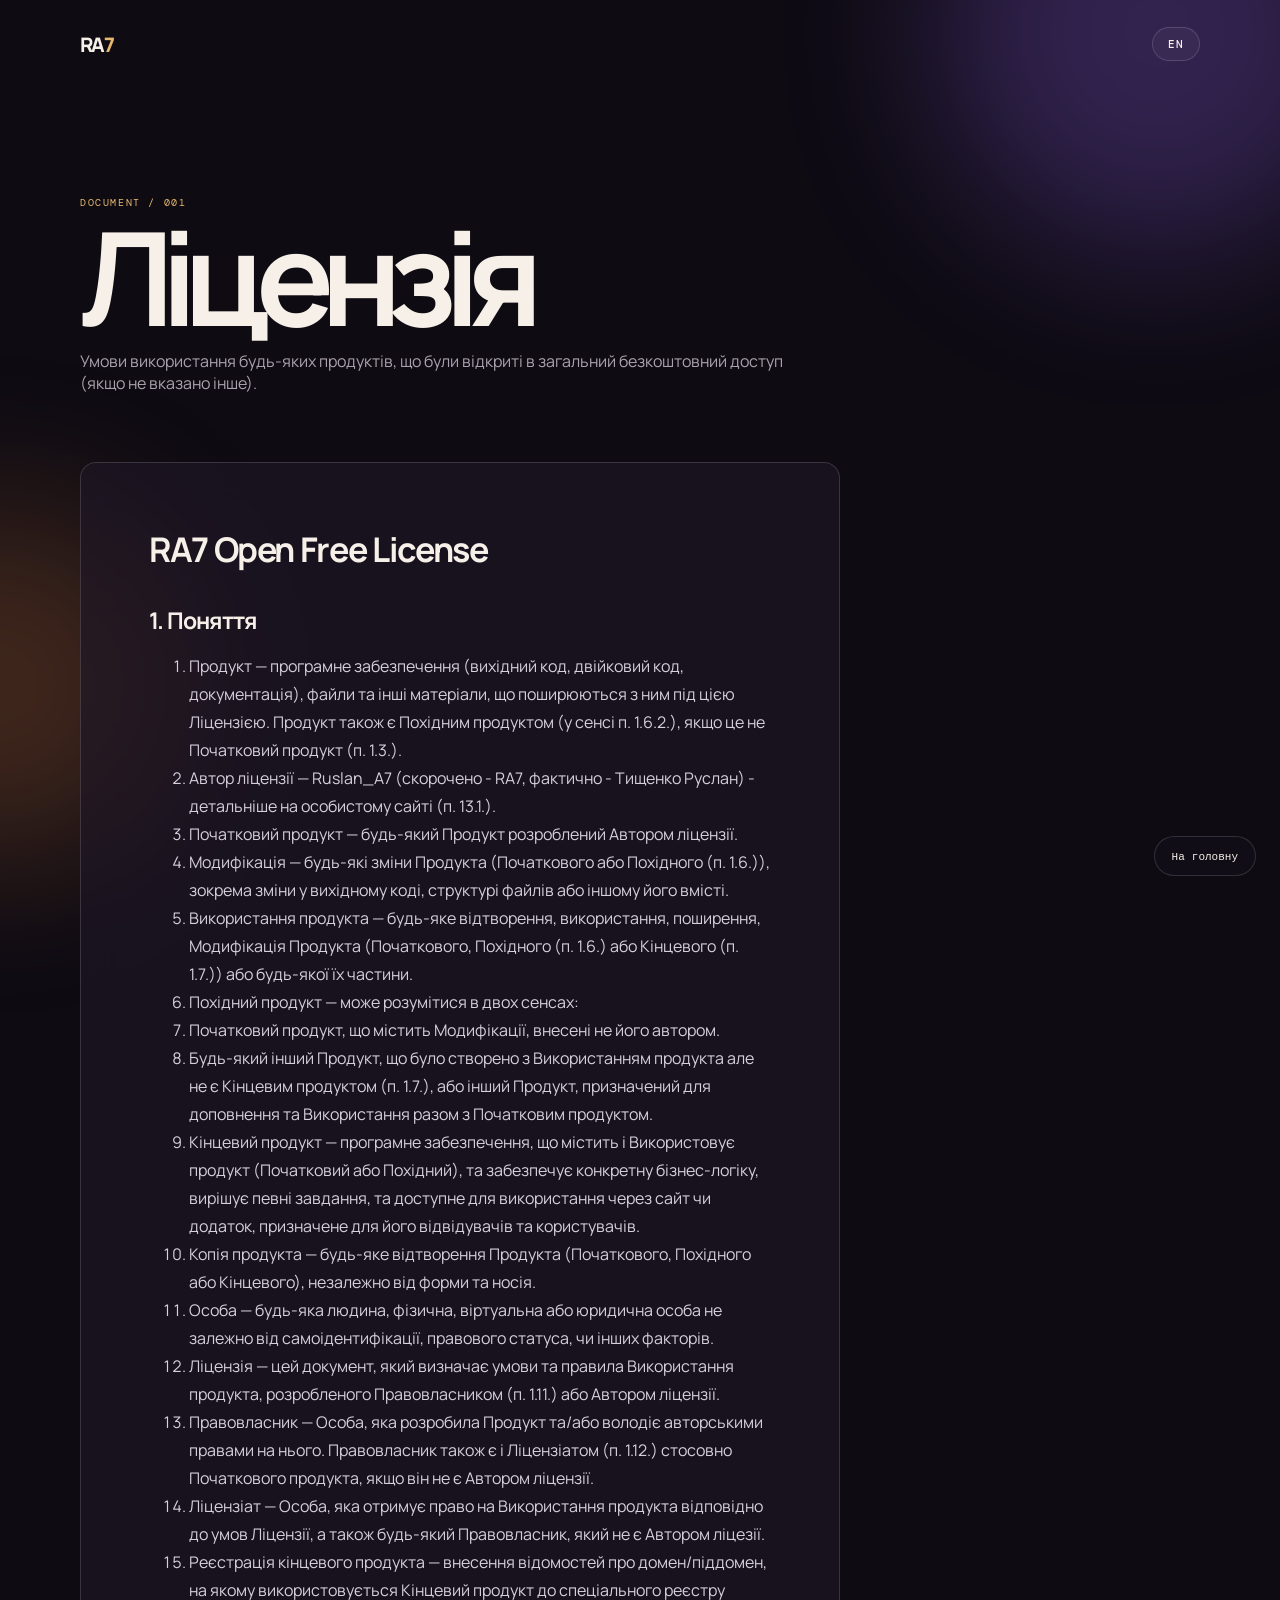
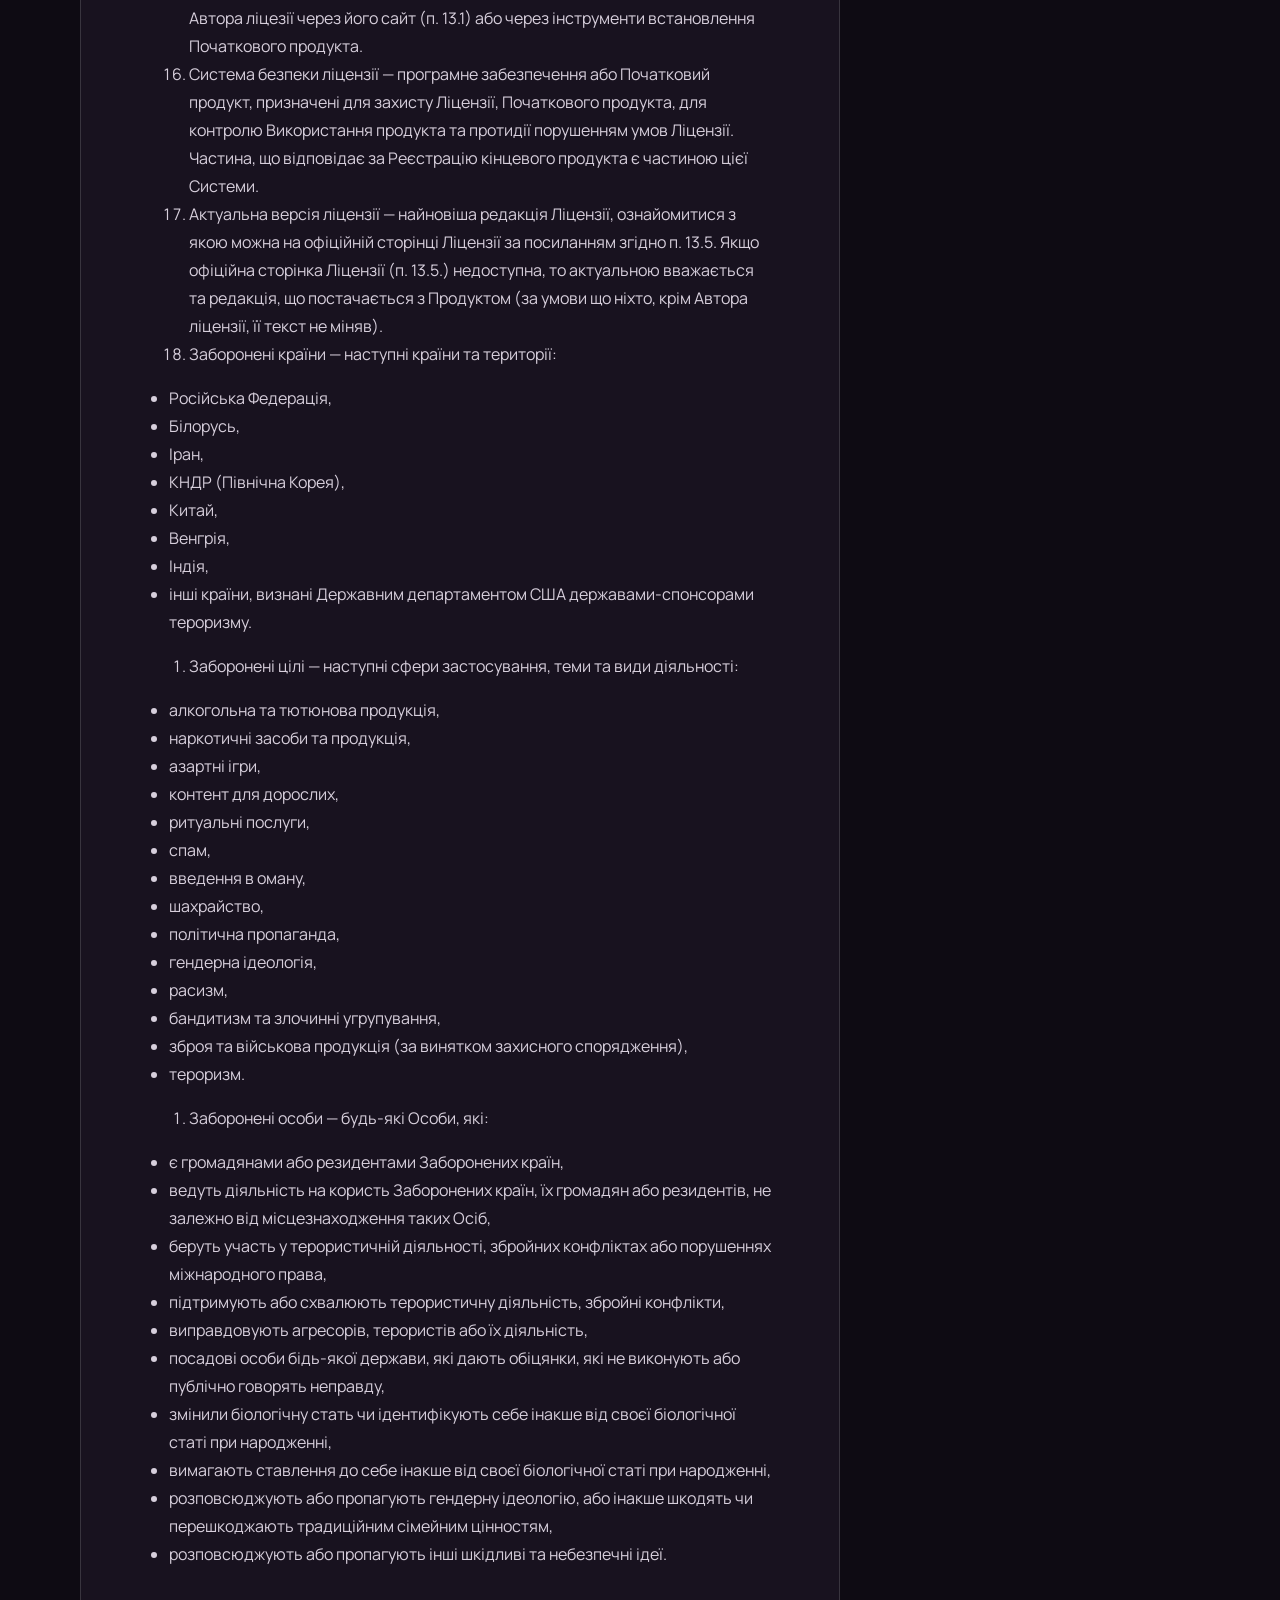
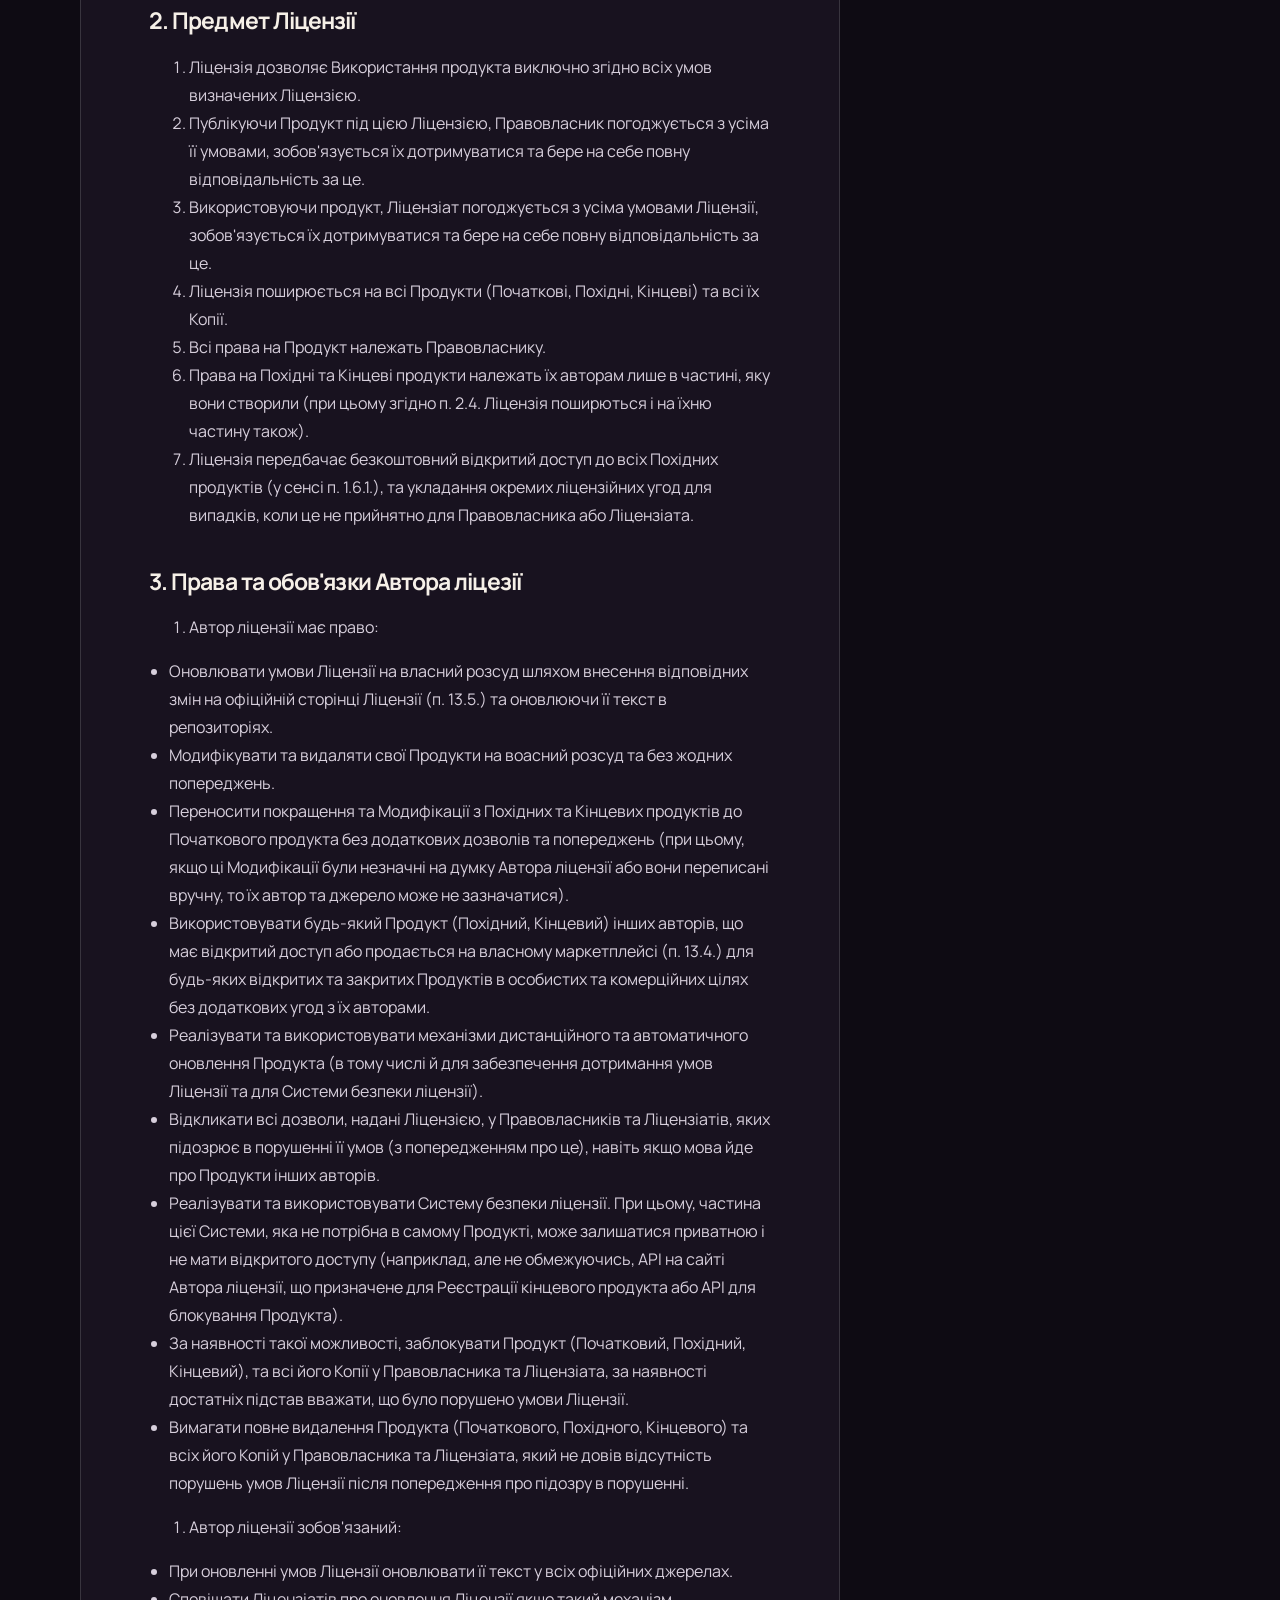
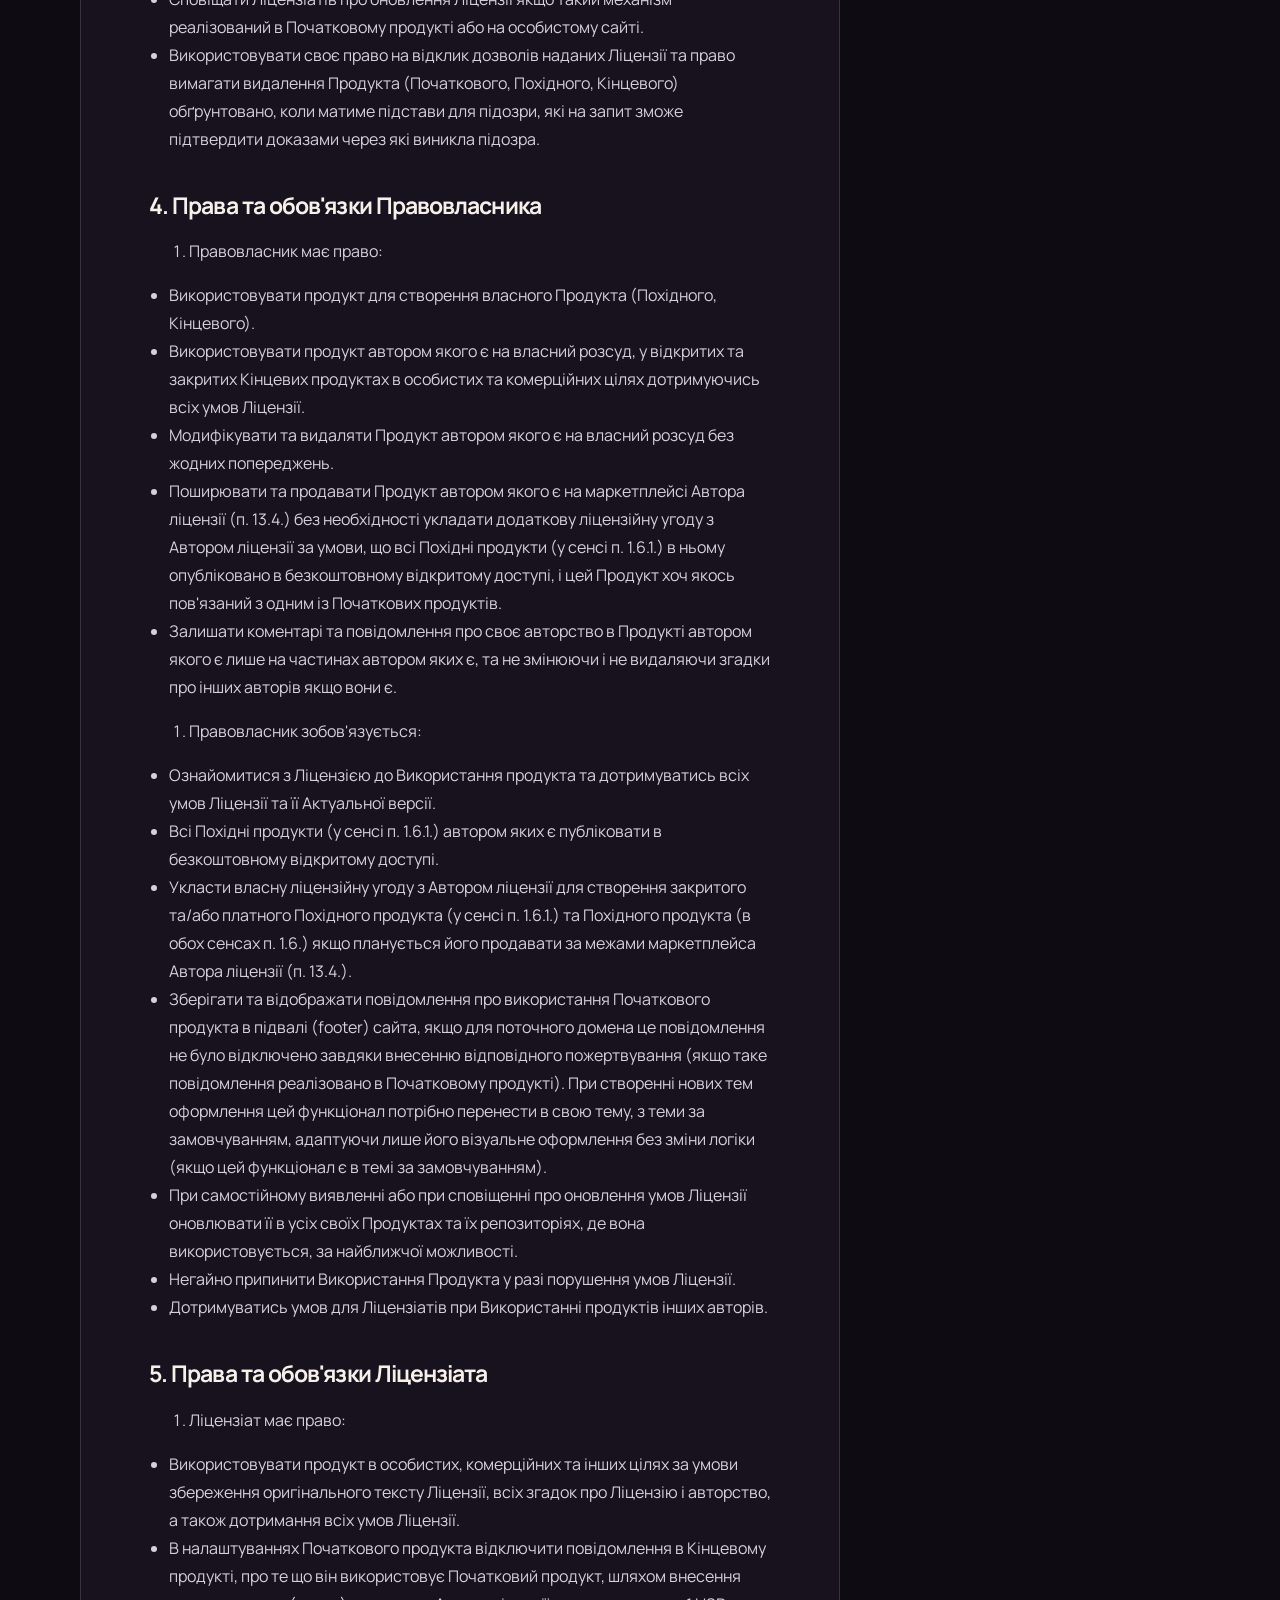
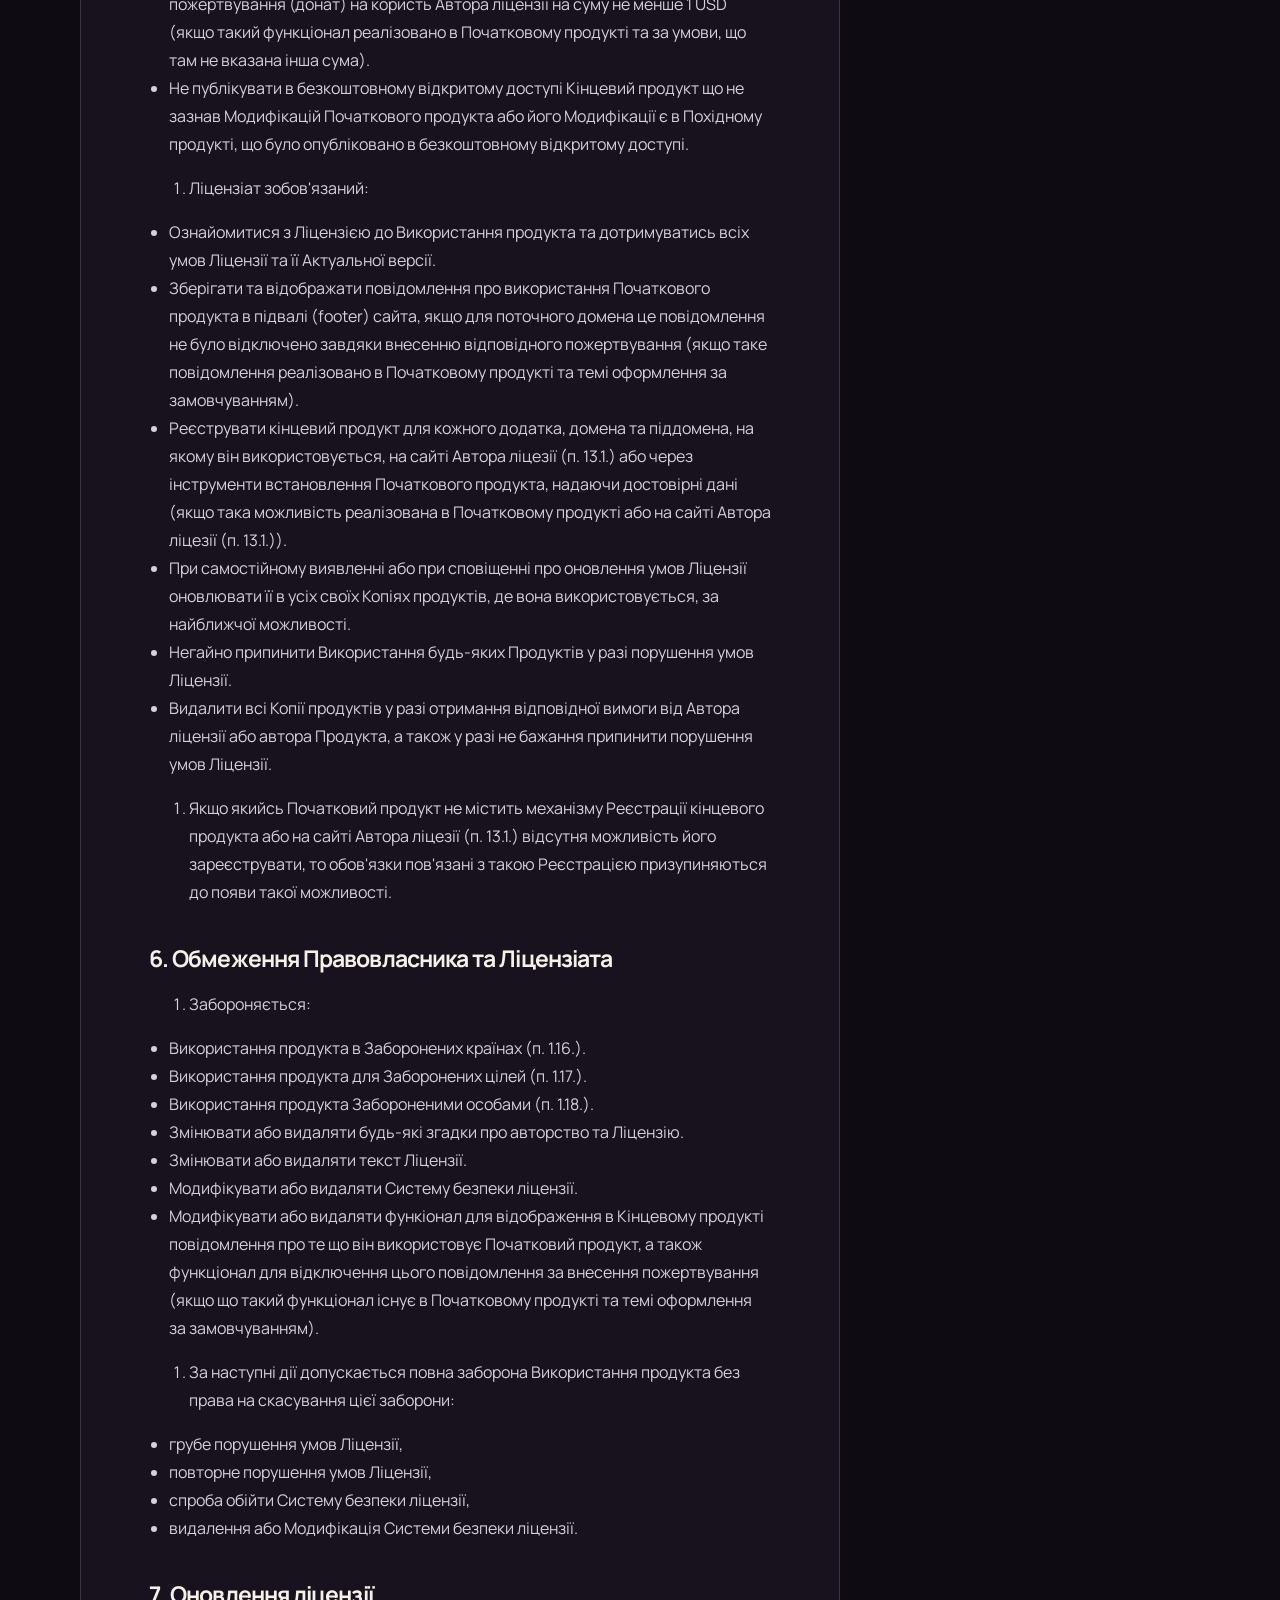
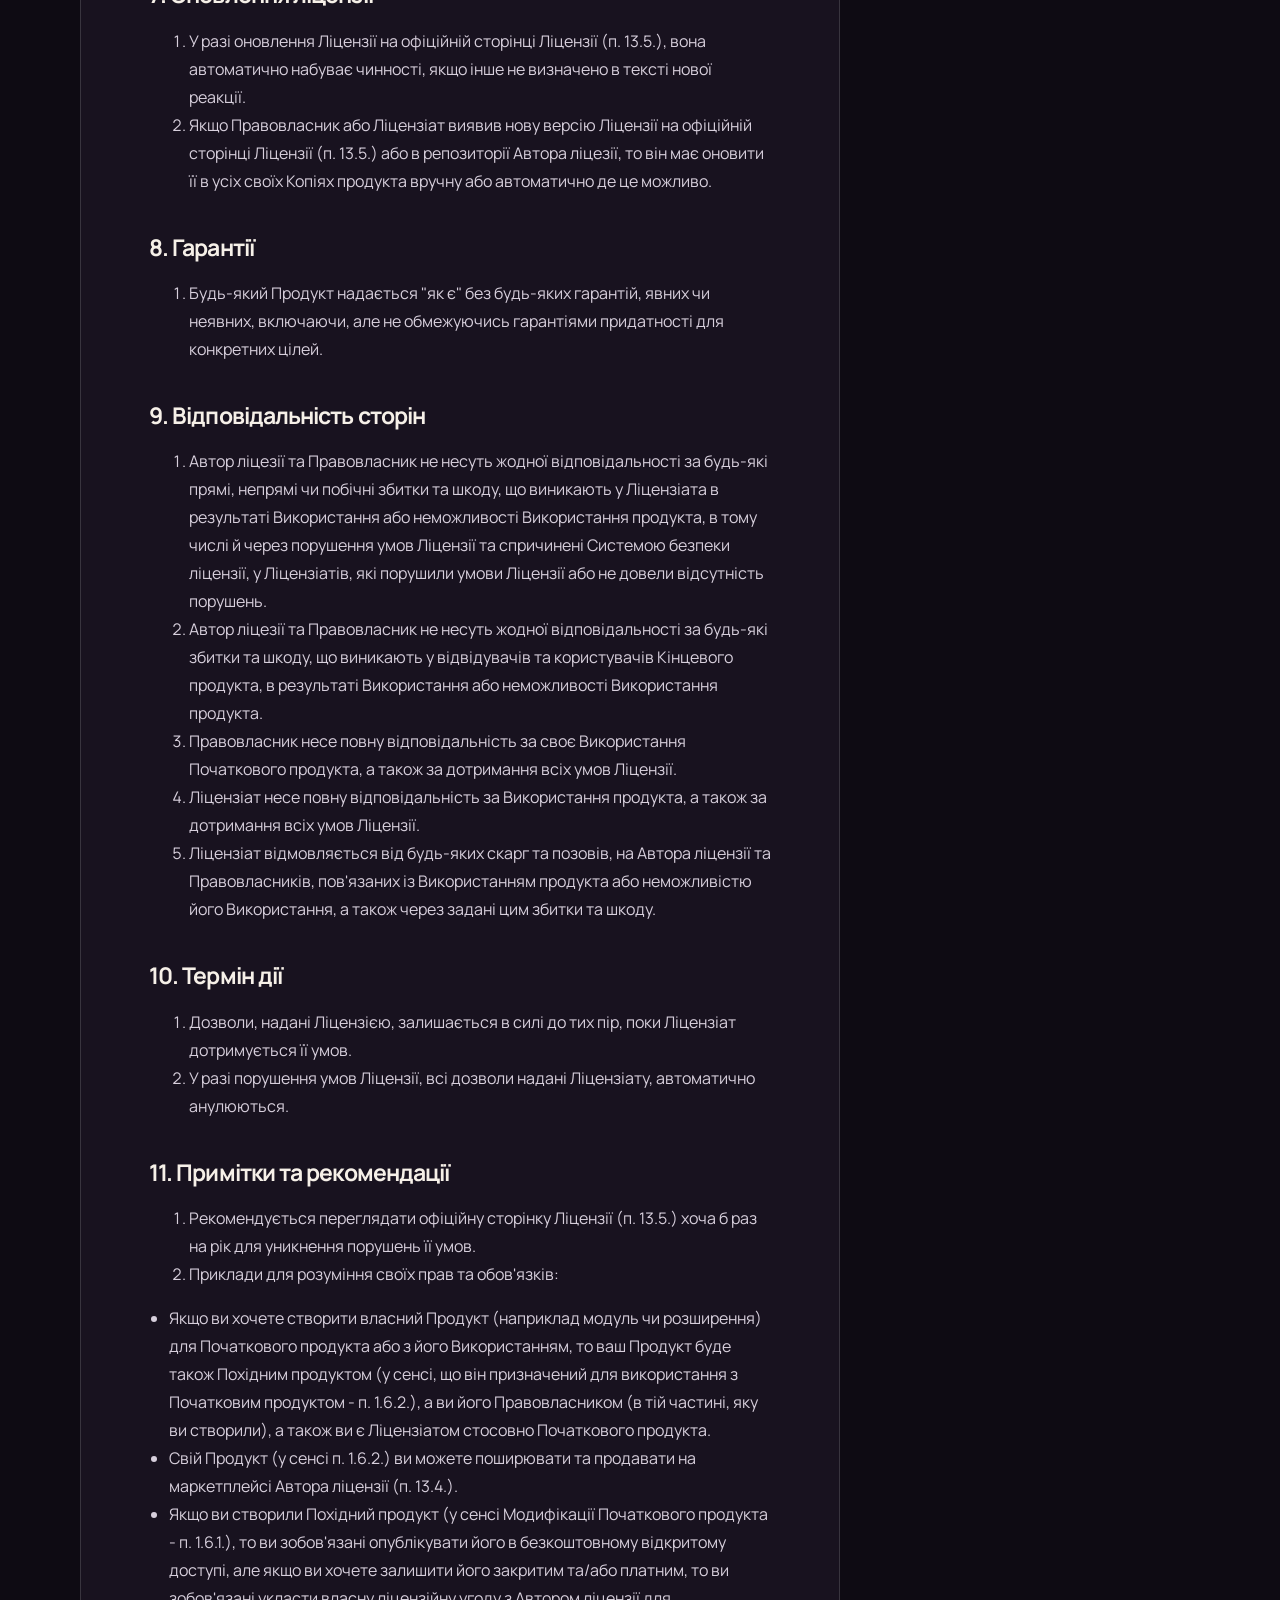
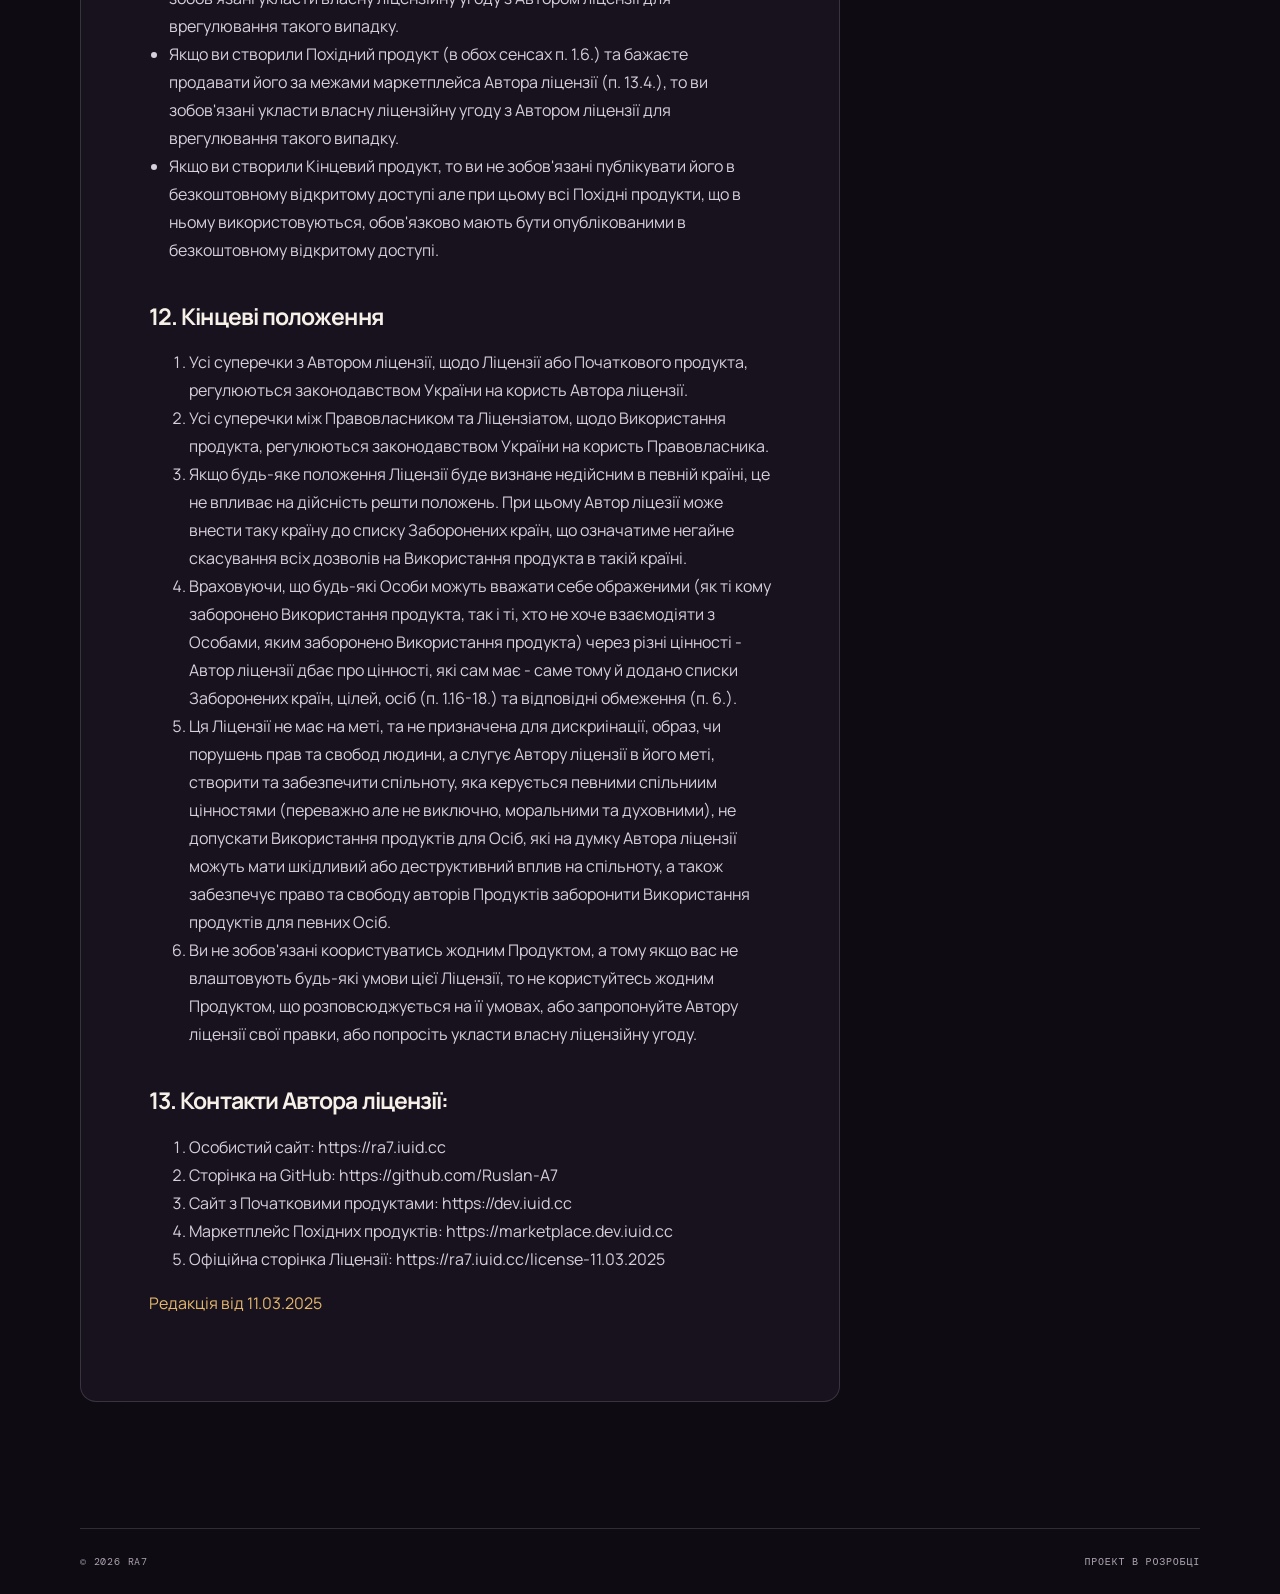
<file: license-11.03.2025/index.html>
<!doctype html>
<html lang="uk">
<head>
  <meta charset="UTF-8">
  <meta name="viewport" content="width=device-width, initial-scale=1.0">
  <meta name="theme-color" content="#0e0b13">
  <link rel="manifest" href="/manifest.json">
  <link rel="icon" href="/assets/avatar.svg" type="image/svg+xml">
  <link rel="stylesheet" href="/styles.css">
  <title>Ліцензія — RA7</title>
</head>
<body data-page="license">
  <div class="ambient ambient-one"></div>
  <div class="ambient ambient-two"></div>
  <header class="topbar shell">
    <a class="brand" href="/" aria-label="RA7 — головна">RA<span>7</span></a>
    <button class="language-switch" type="button" aria-label="Змінити мову" data-language-toggle>EN</button>
  </header>
  <main class="license-page shell">
    <div class="license-heading"><p class="section-kicker">DOCUMENT / 001</p><h1 data-i18n="licenseTitle">Ліцензія</h1><p data-i18n="licenseIntro">Умови використання будь-яких продуктів, що були відкриті в загальний безкоштовний доступ (якщо не вказано інше).</p></div>
    <article class="license-paper" data-license-content><p>Loading...</p></article>
  </main>
  <a class="floating-home" href="/" data-i18n="homeButton">На головну <span>↗</span></a>
  <button class="floating-top" type="button" data-scroll-top aria-label="Вверх">↑ <span data-i18n="topButton">Вверх</span></button>
  <footer class="site-footer shell"><span>© 2026 RA7</span><span data-i18n="footerText">Проект в розробці</span></footer>
  <script src="/app.js?v=10" defer></script>
</body>
</html>
</file>
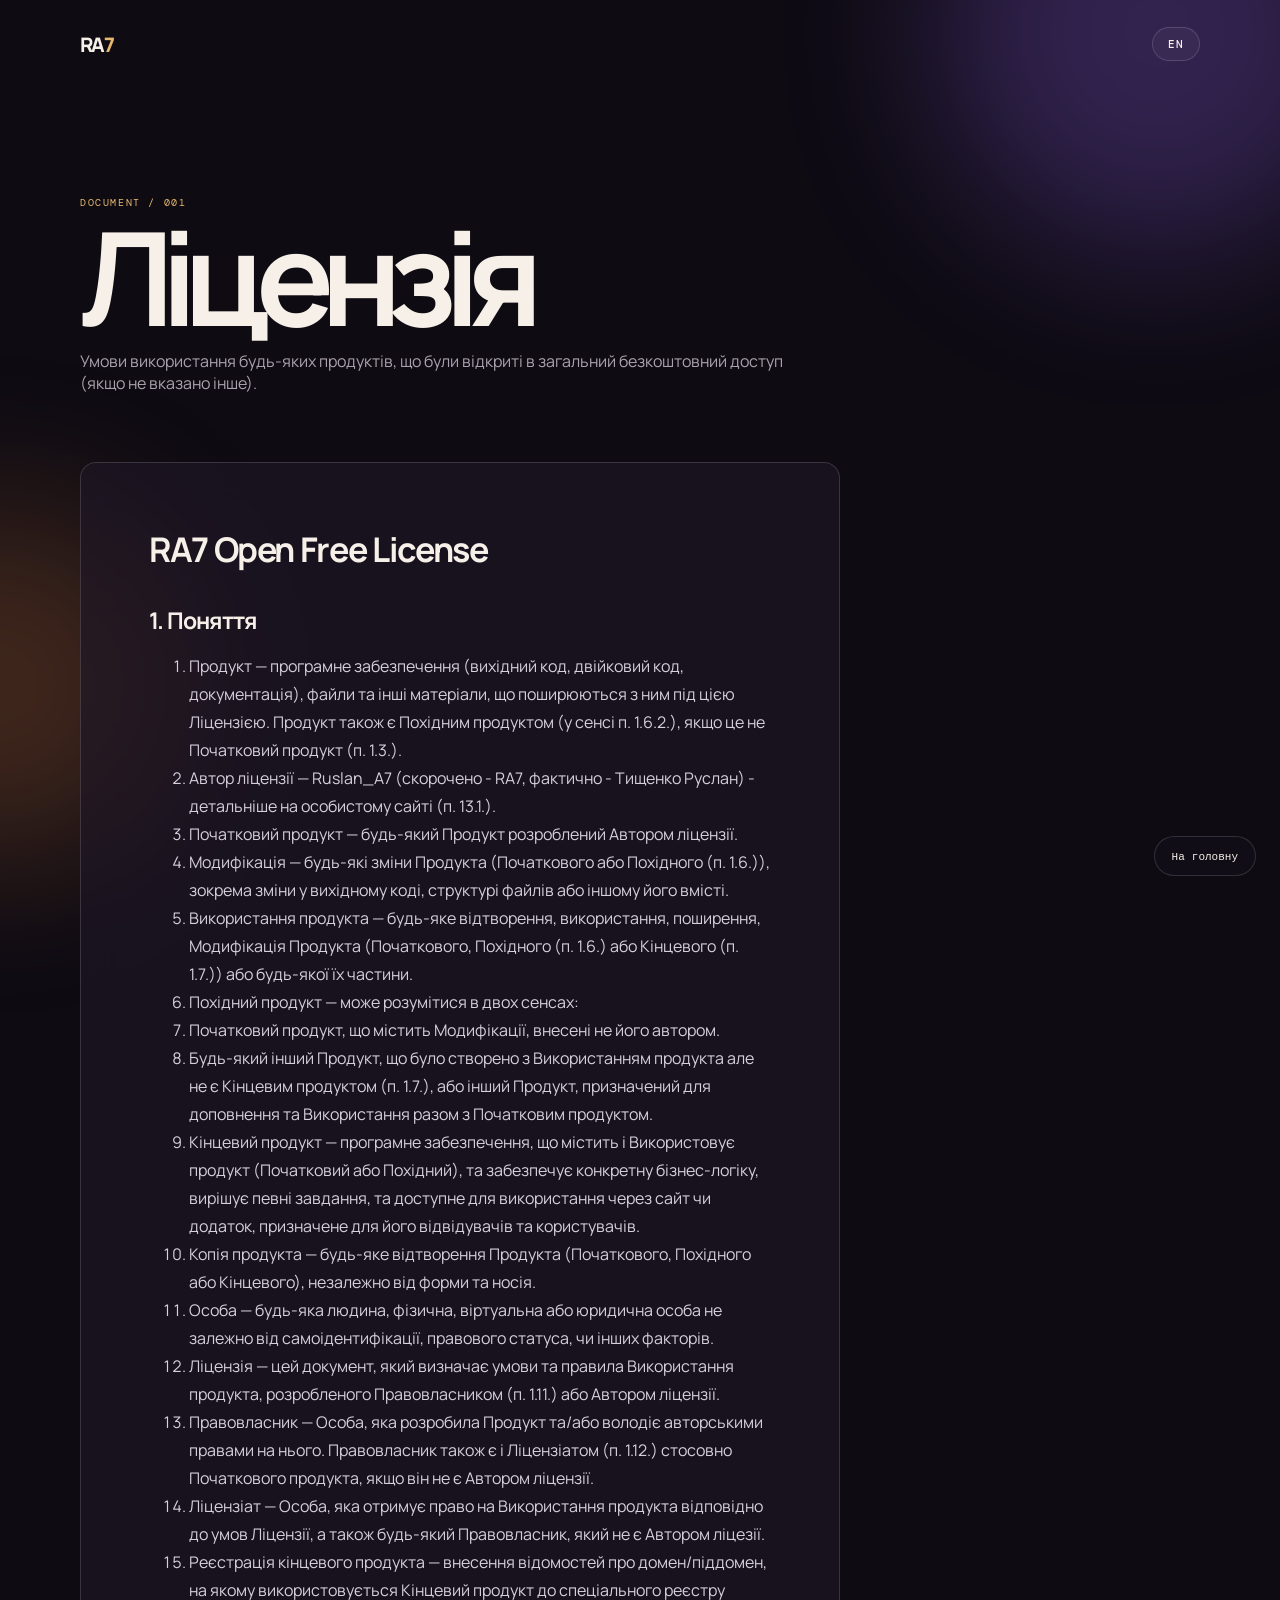
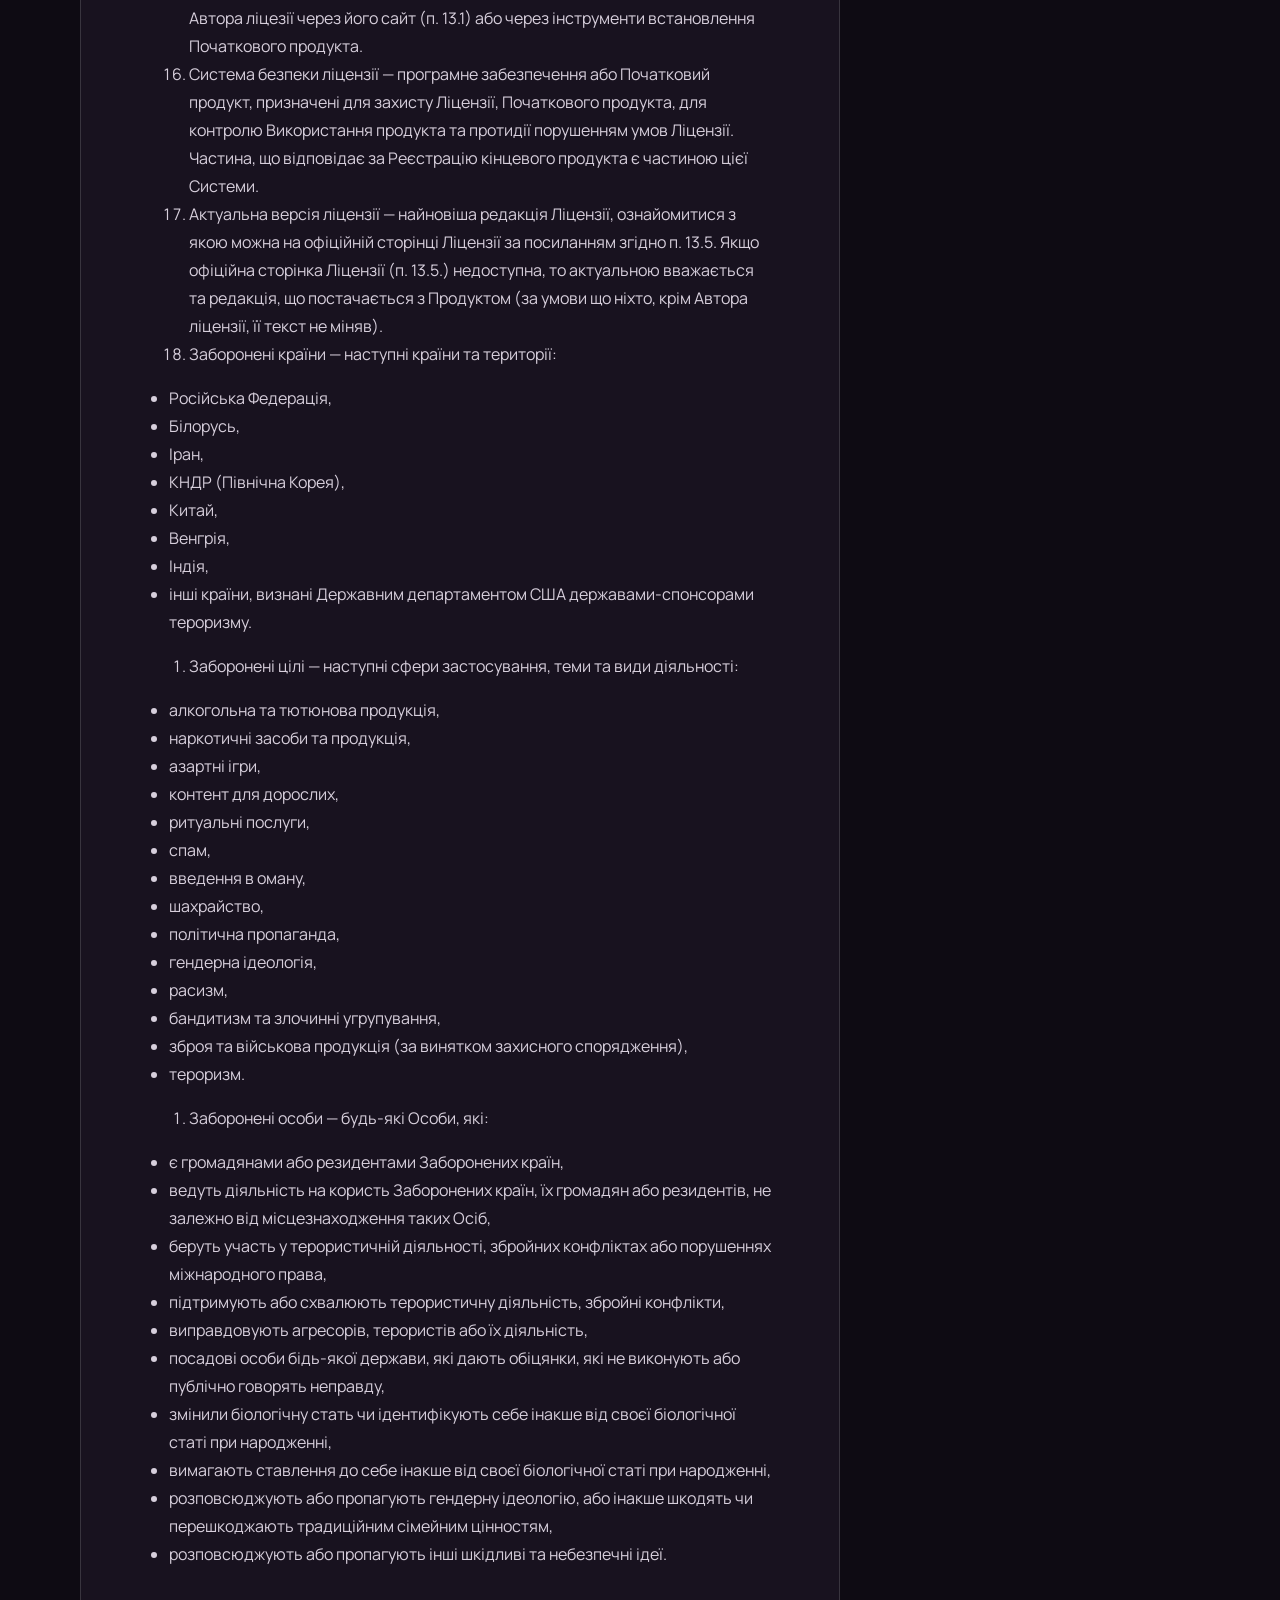
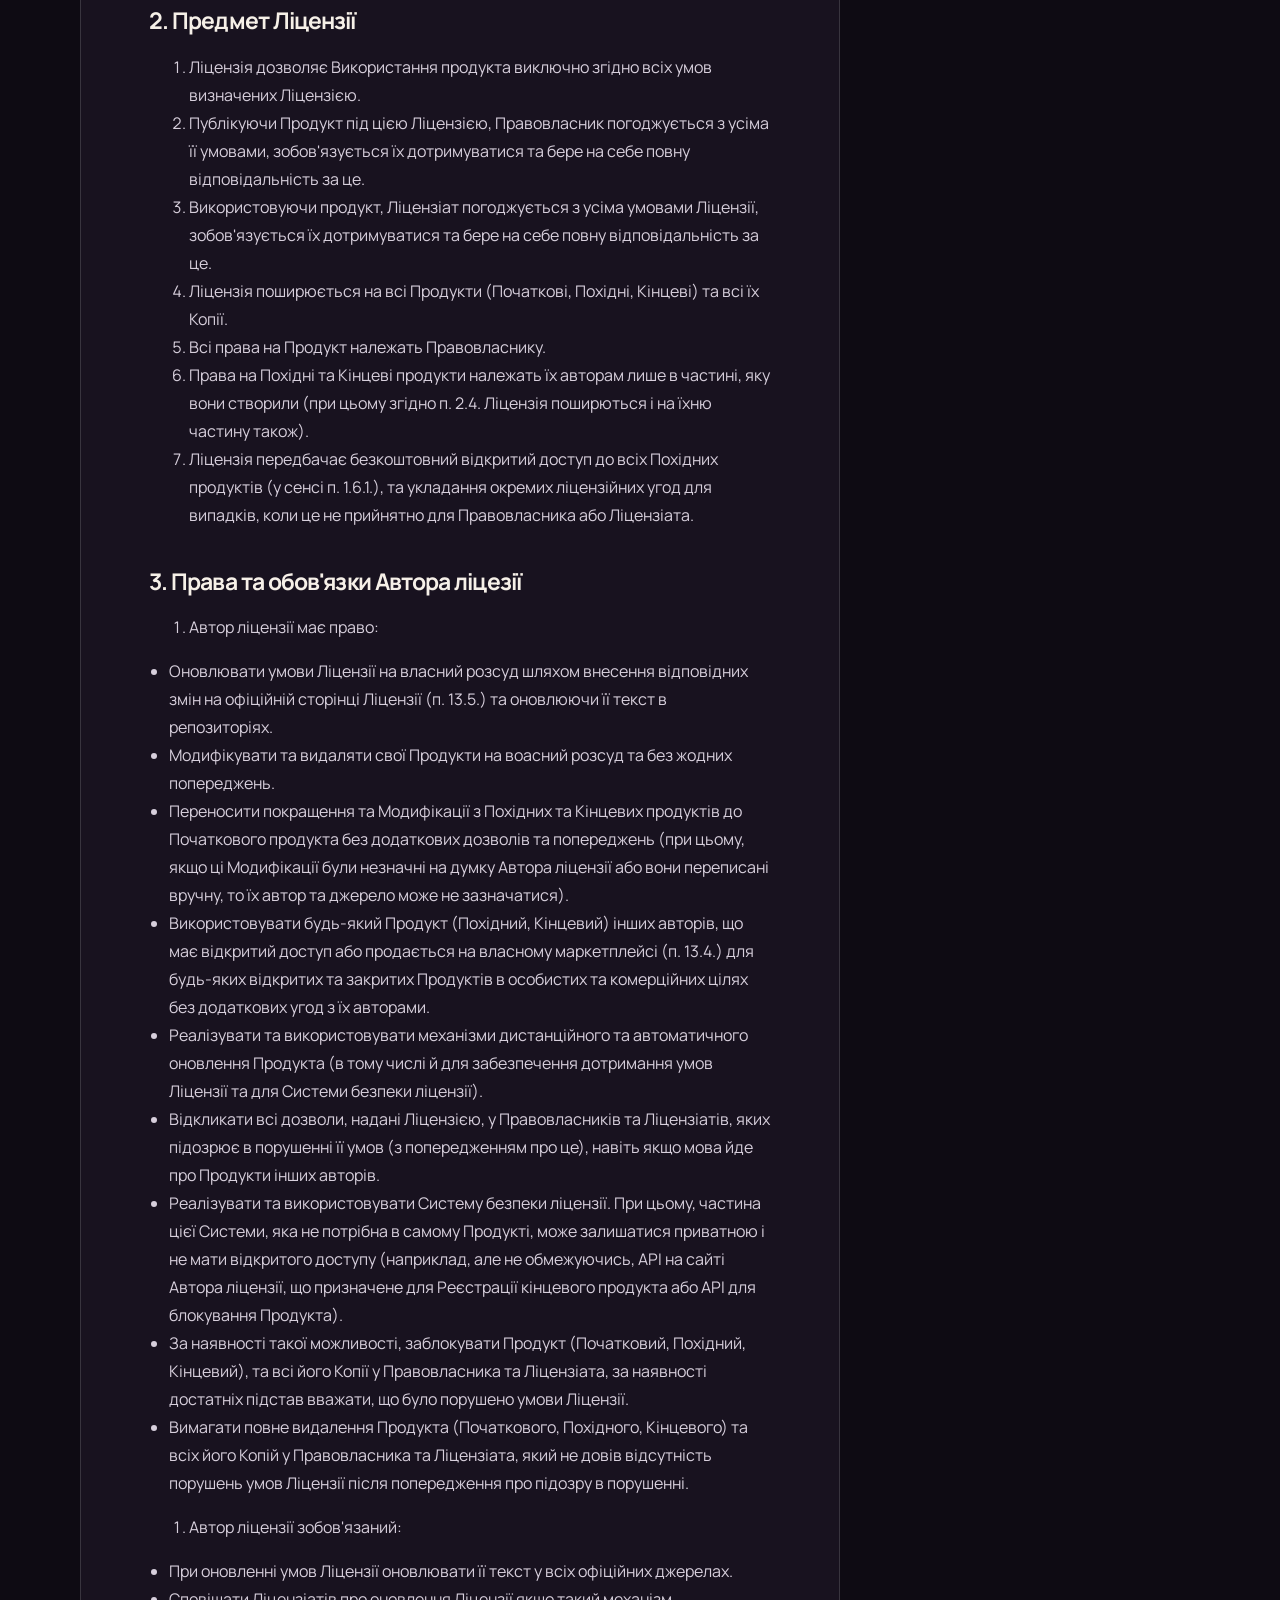
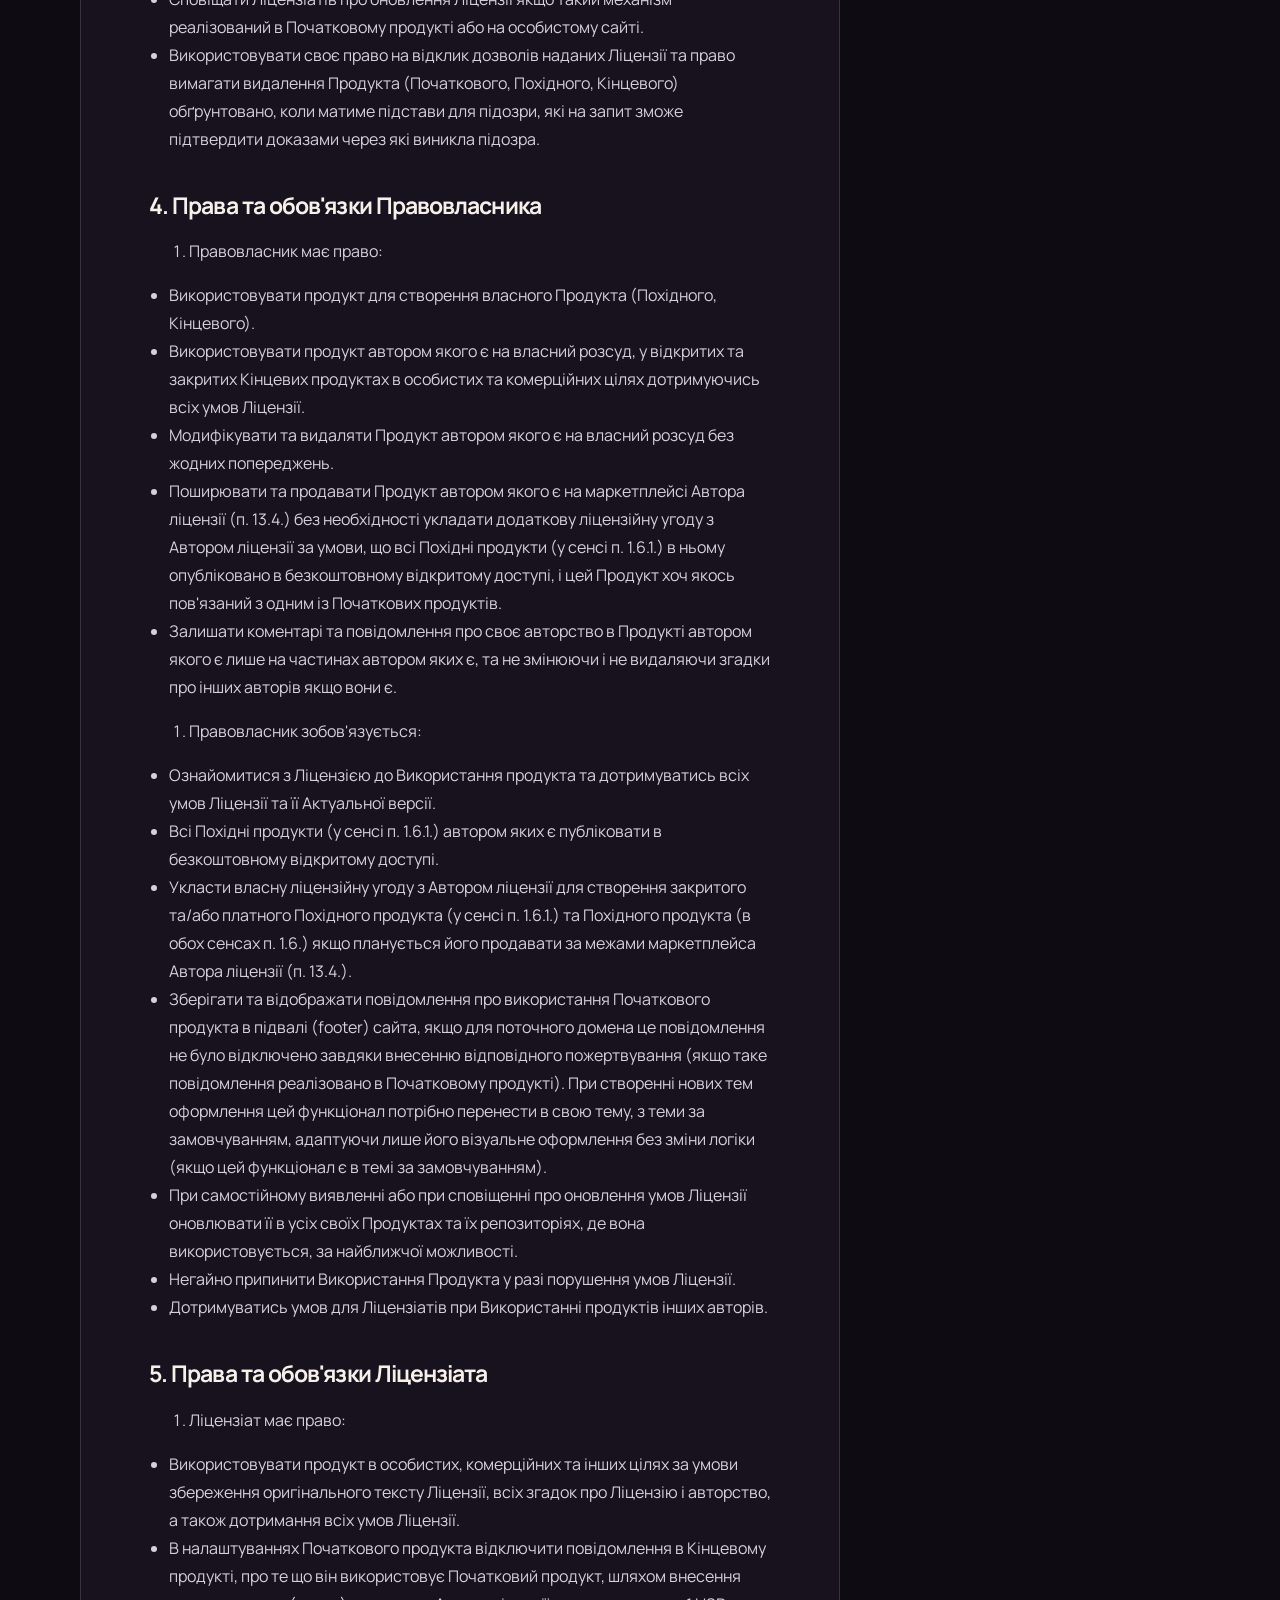
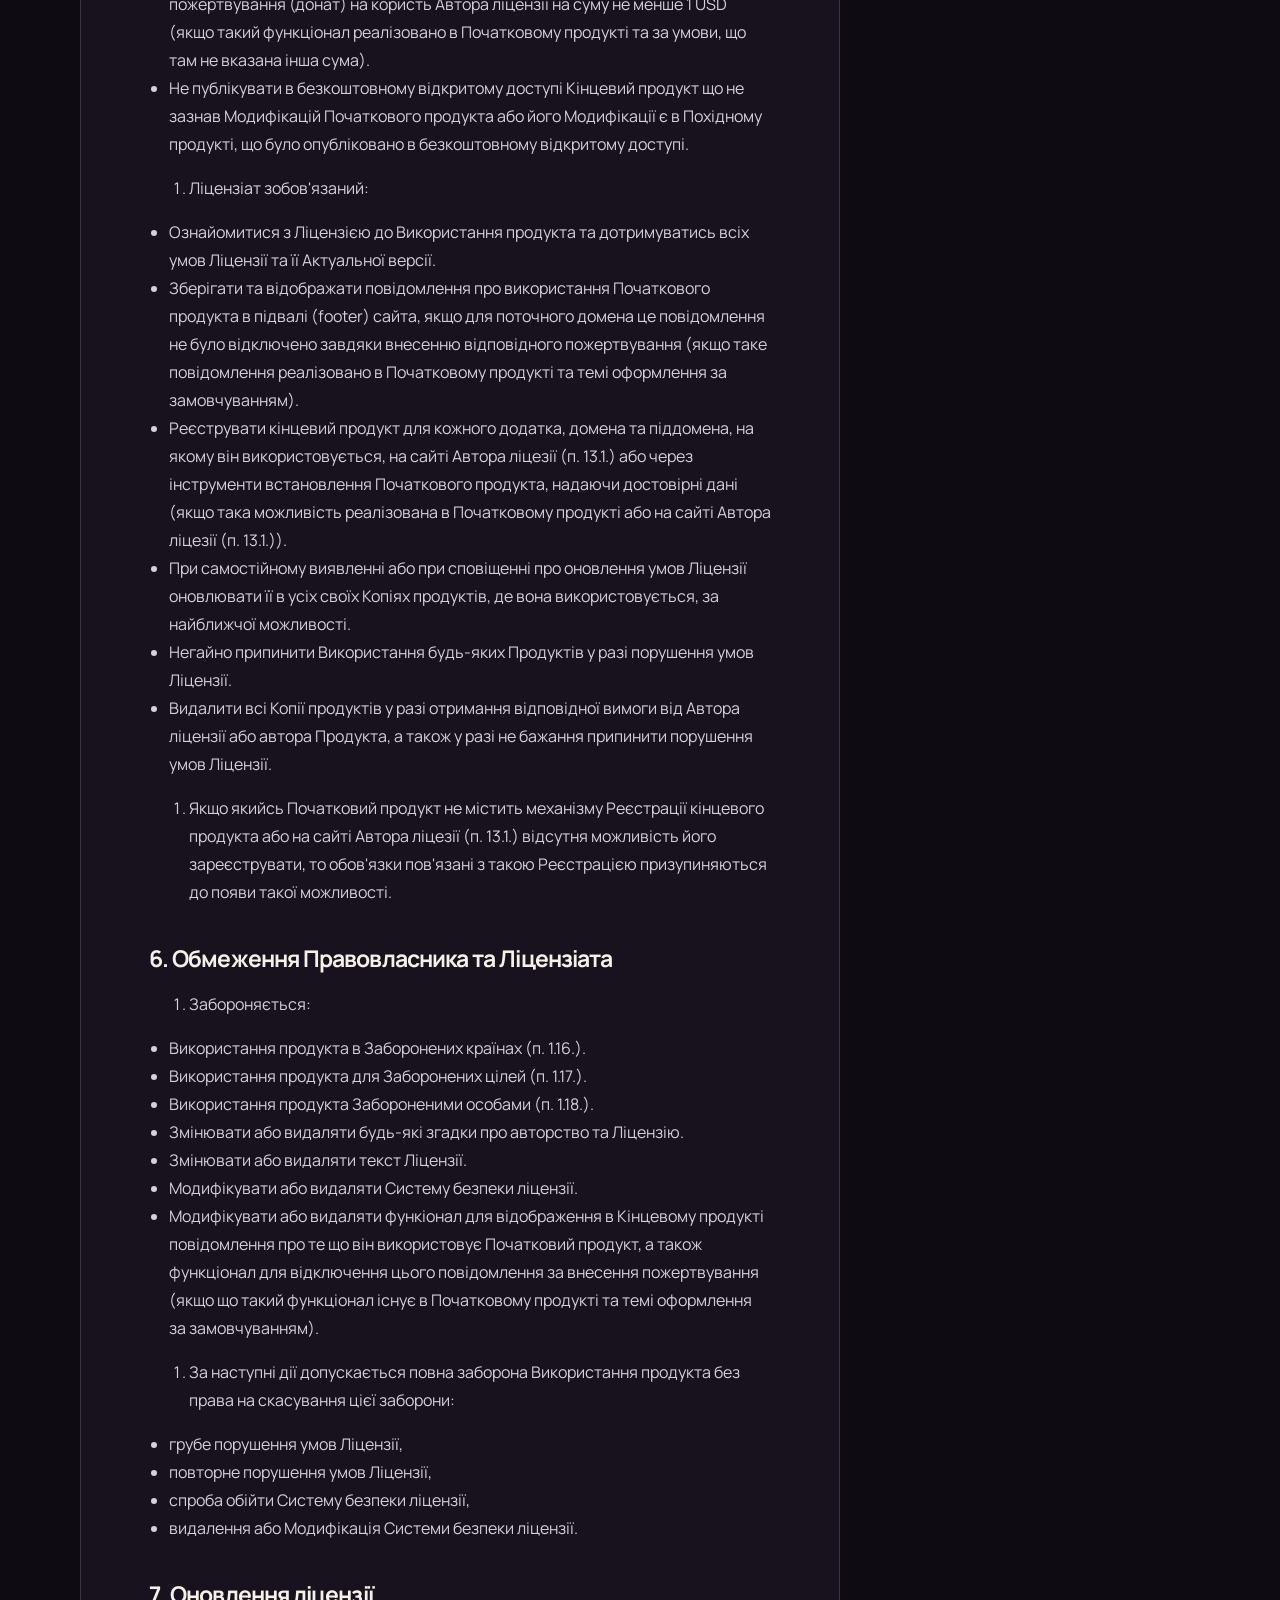
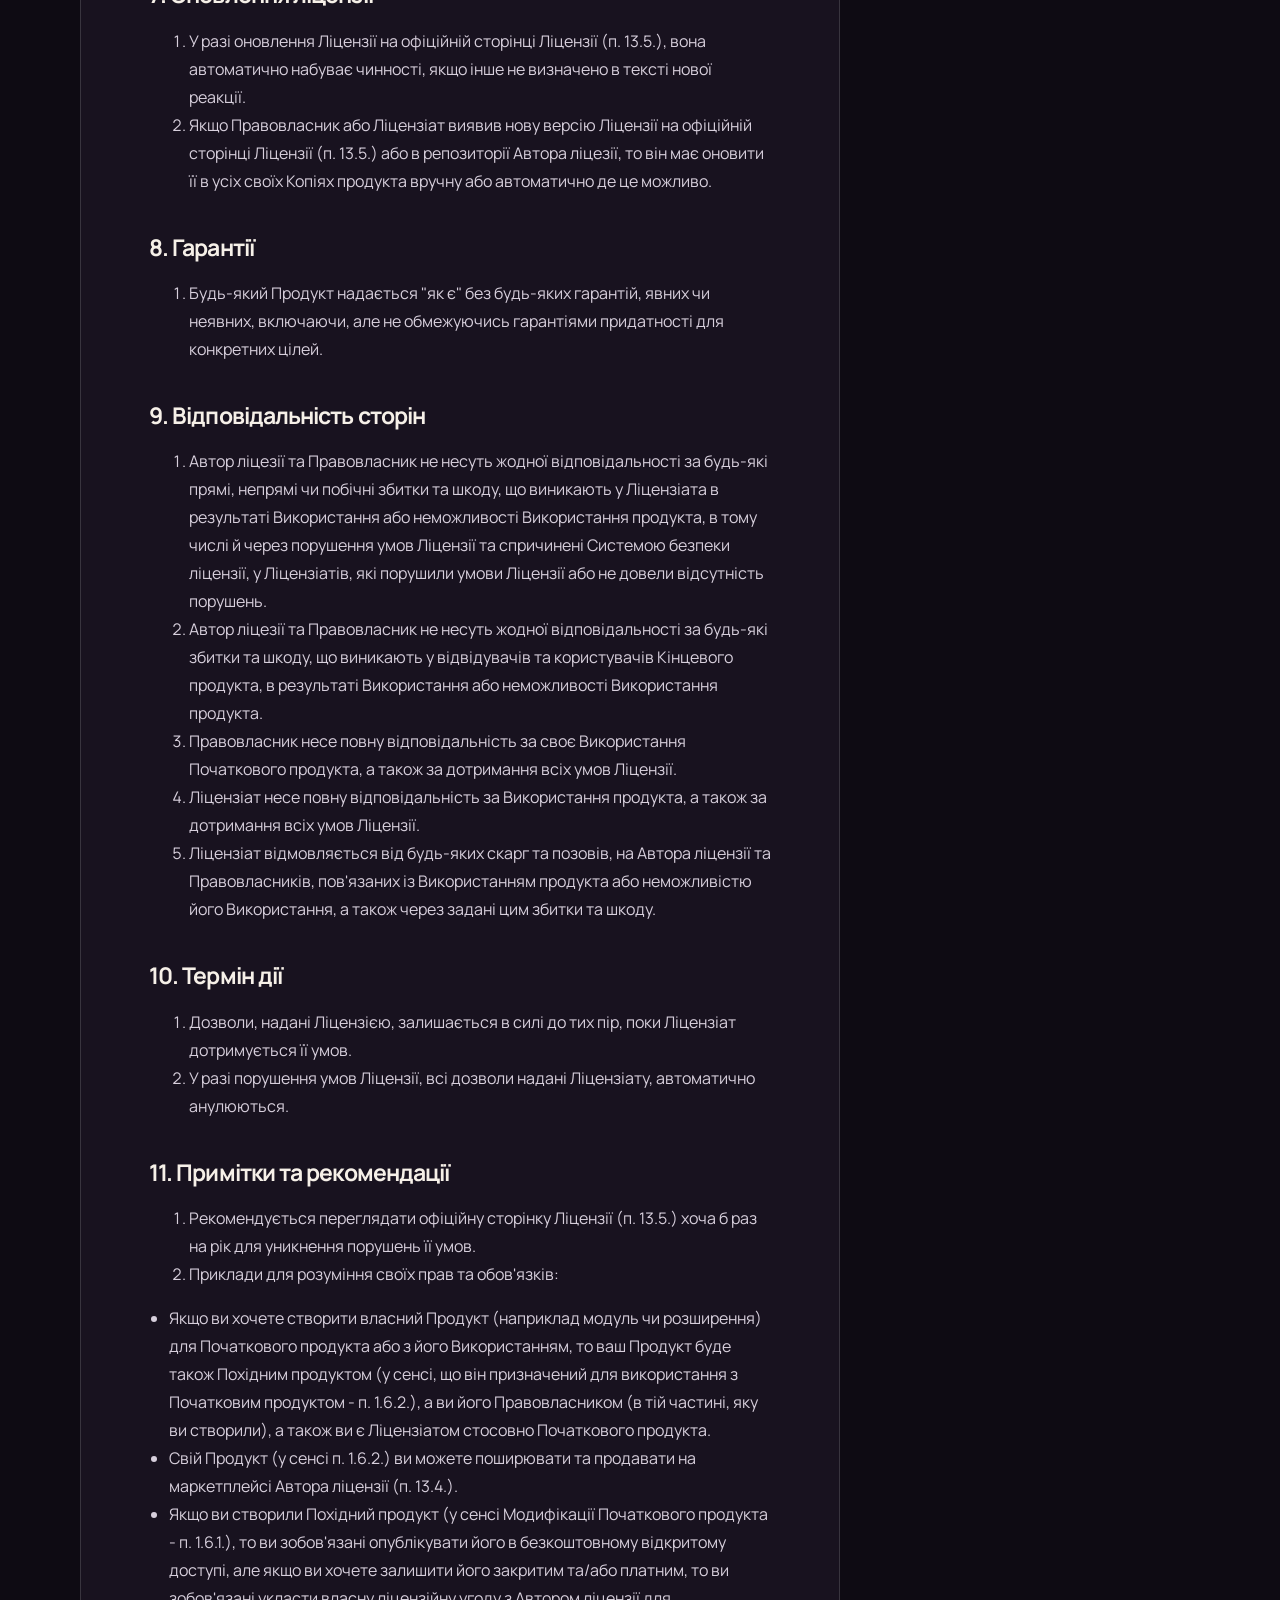
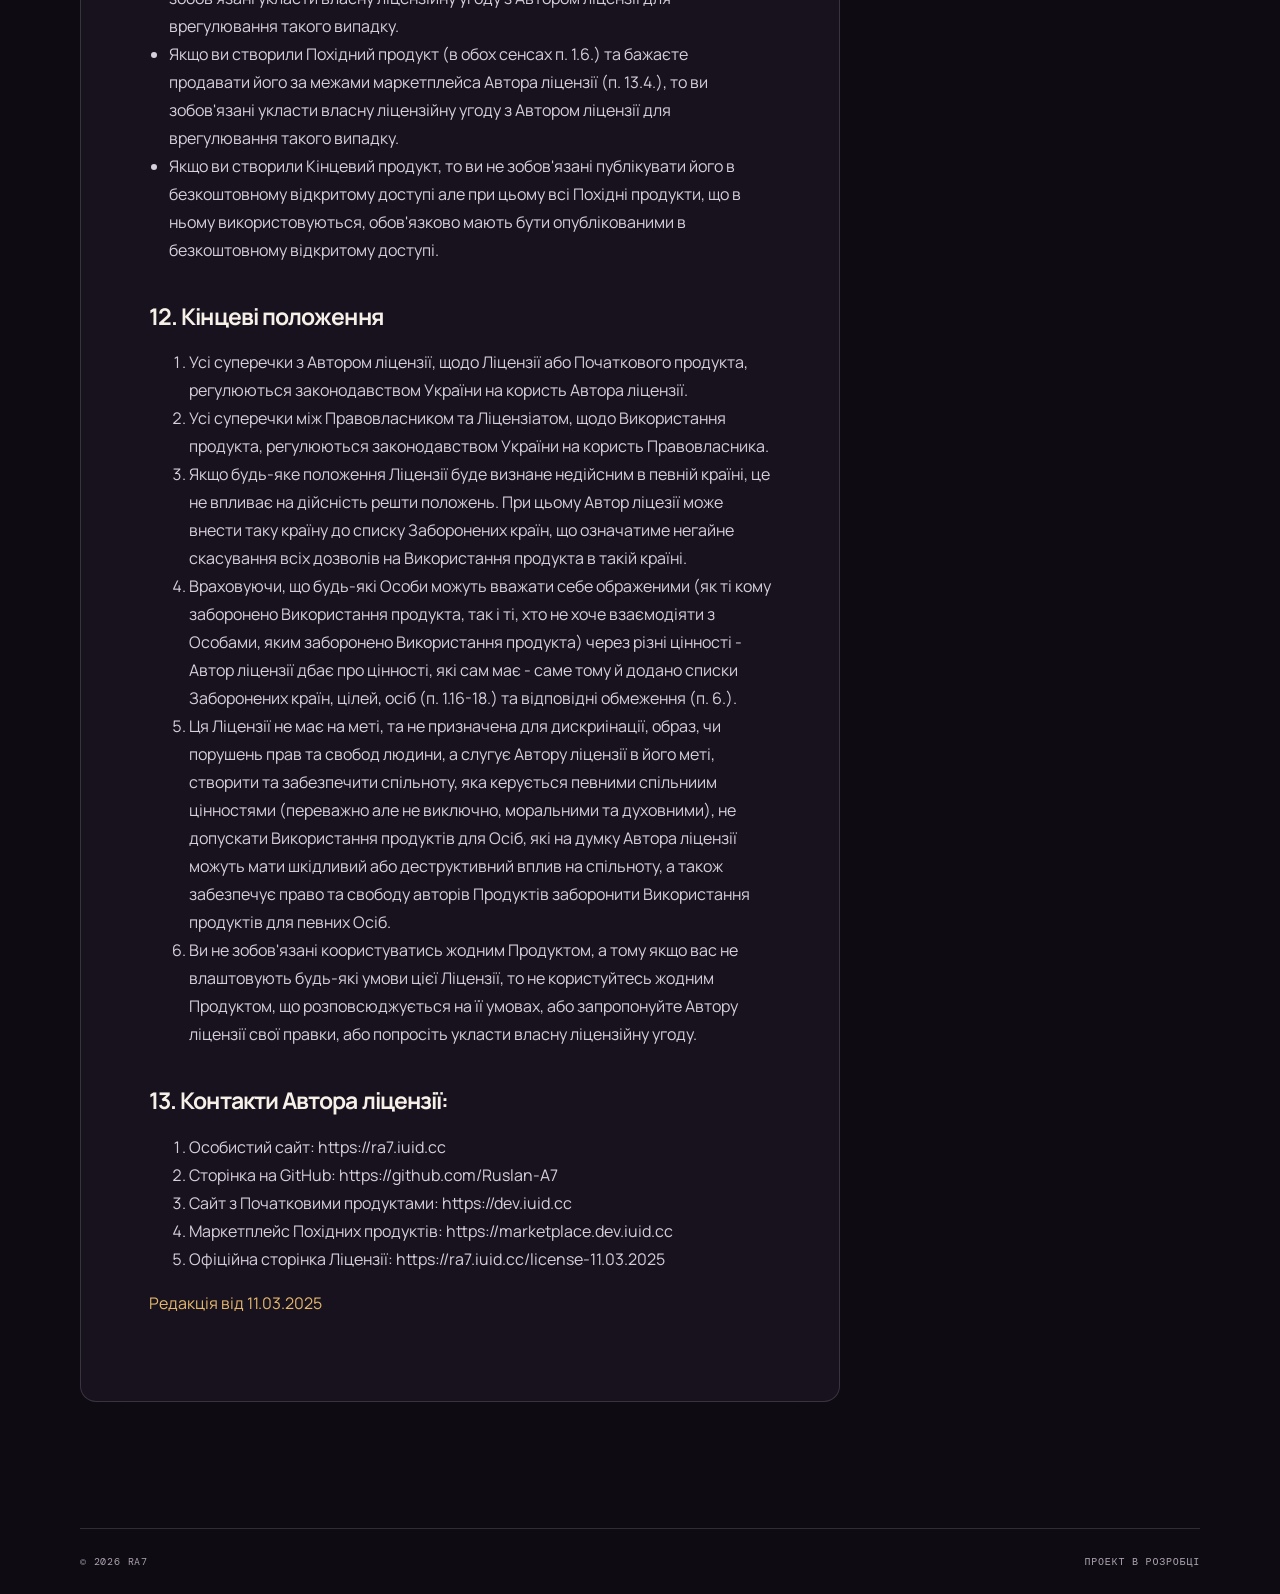
<file: mylic/index.html>
<!doctype html>
<html lang="uk">
<head>
  <meta charset="UTF-8">
  <meta name="viewport" content="width=device-width, initial-scale=1.0">
  <meta name="theme-color" content="#0e0b13">
  <link rel="manifest" href="/manifest.json">
  <link rel="icon" href="/assets/avatar.svg" type="image/svg+xml">
  <link rel="stylesheet" href="/styles.css">
  <title>Ліцензія — RA7</title>
</head>
<body data-page="license">
  <div class="ambient ambient-one"></div>
  <div class="ambient ambient-two"></div>
  <header class="topbar shell">
    <a class="brand" href="/" aria-label="RA7 — головна">RA<span>7</span></a>
    <button class="language-switch" type="button" aria-label="Змінити мову" data-language-toggle>EN</button>
  </header>
  <main class="license-page shell">
    <div class="license-heading"><p class="section-kicker">DOCUMENT / 001</p><h1 data-i18n="licenseTitle">Ліцензія</h1><p data-i18n="licenseIntro">Умови використання цього цифрового простору.</p></div>
    <article class="license-paper" data-license-content><p>Loading...</p></article>
  </main>
  <a class="floating-home" href="/" data-i18n="homeButton">На головну <span>↗</span></a>
  <button class="floating-top" type="button" data-scroll-top aria-label="Вверх">↑ <span data-i18n="topButton">Вверх</span></button>
  <footer class="site-footer shell"><span>© 2026 RA7</span><span data-i18n="footerText">Зроблено з увагою до деталей</span></footer>
  <script src="/app.js?v=6" defer></script>
</body>
</html>
</file>
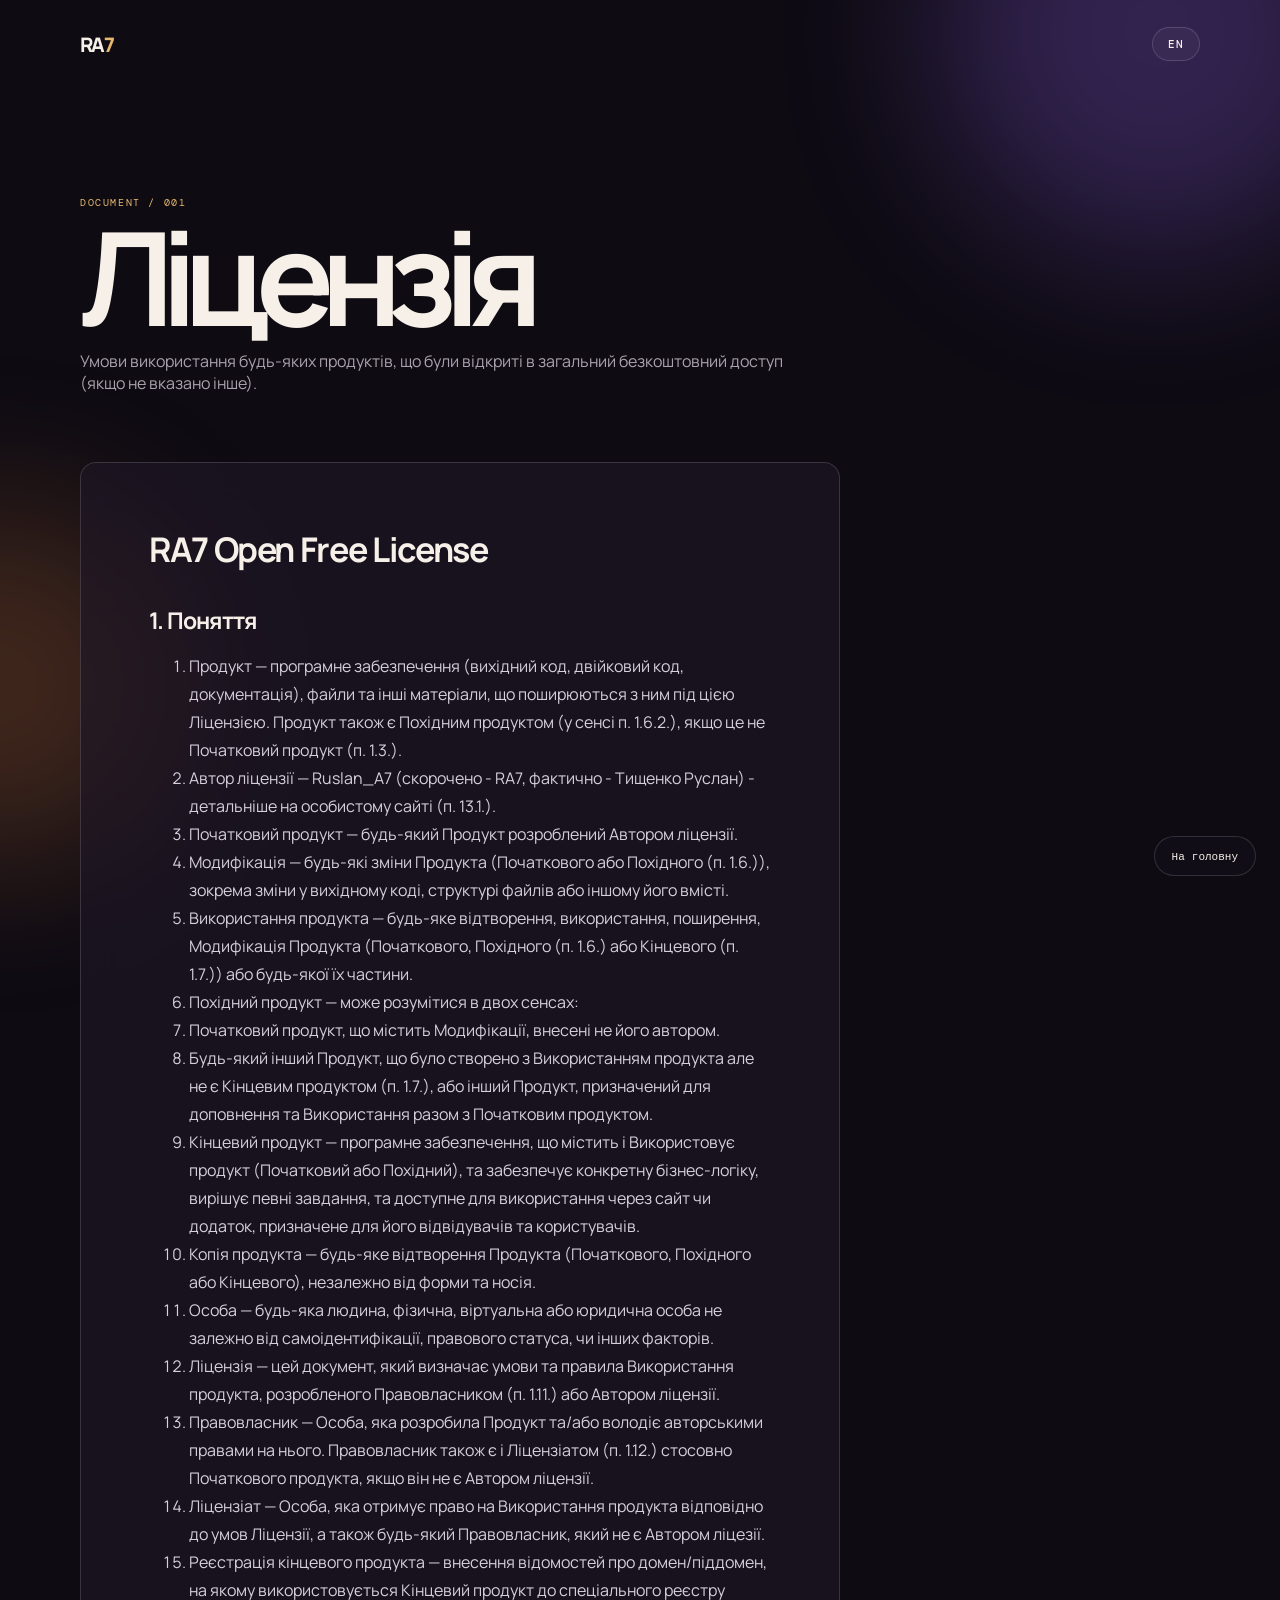
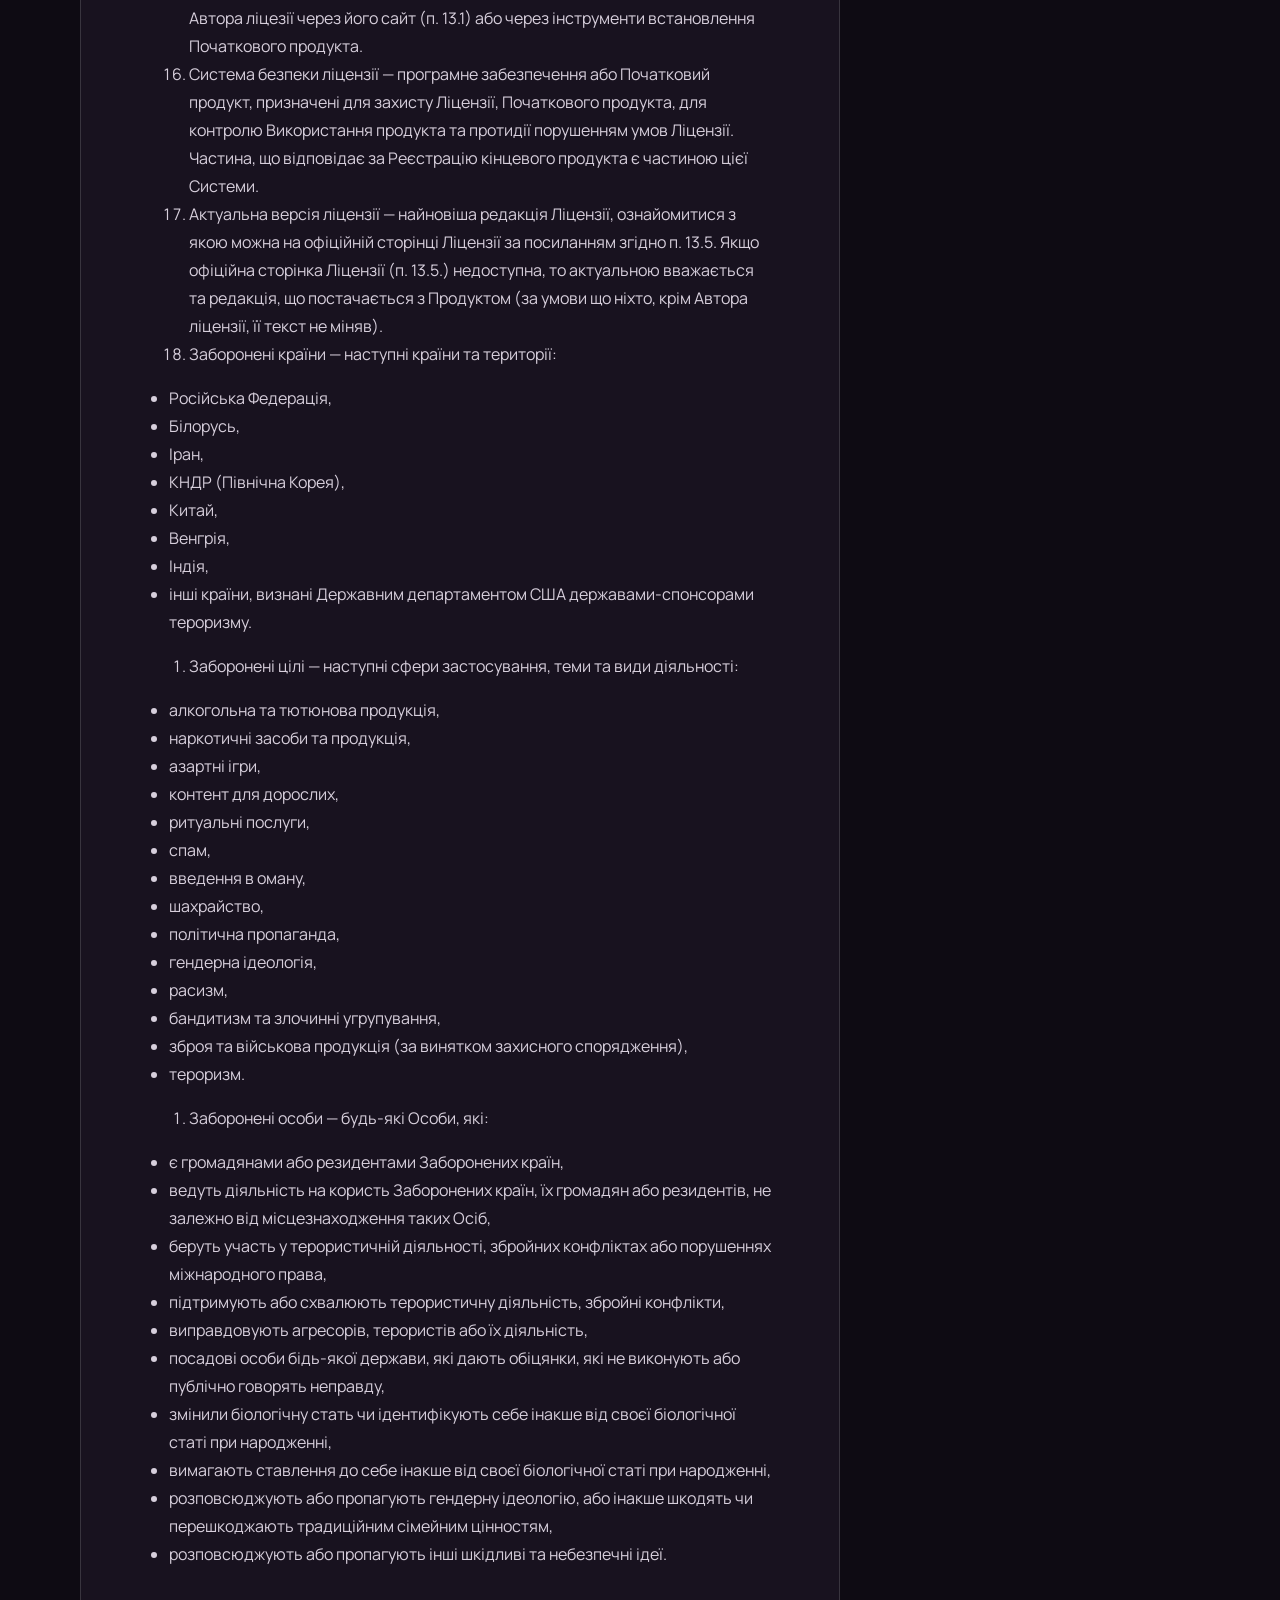
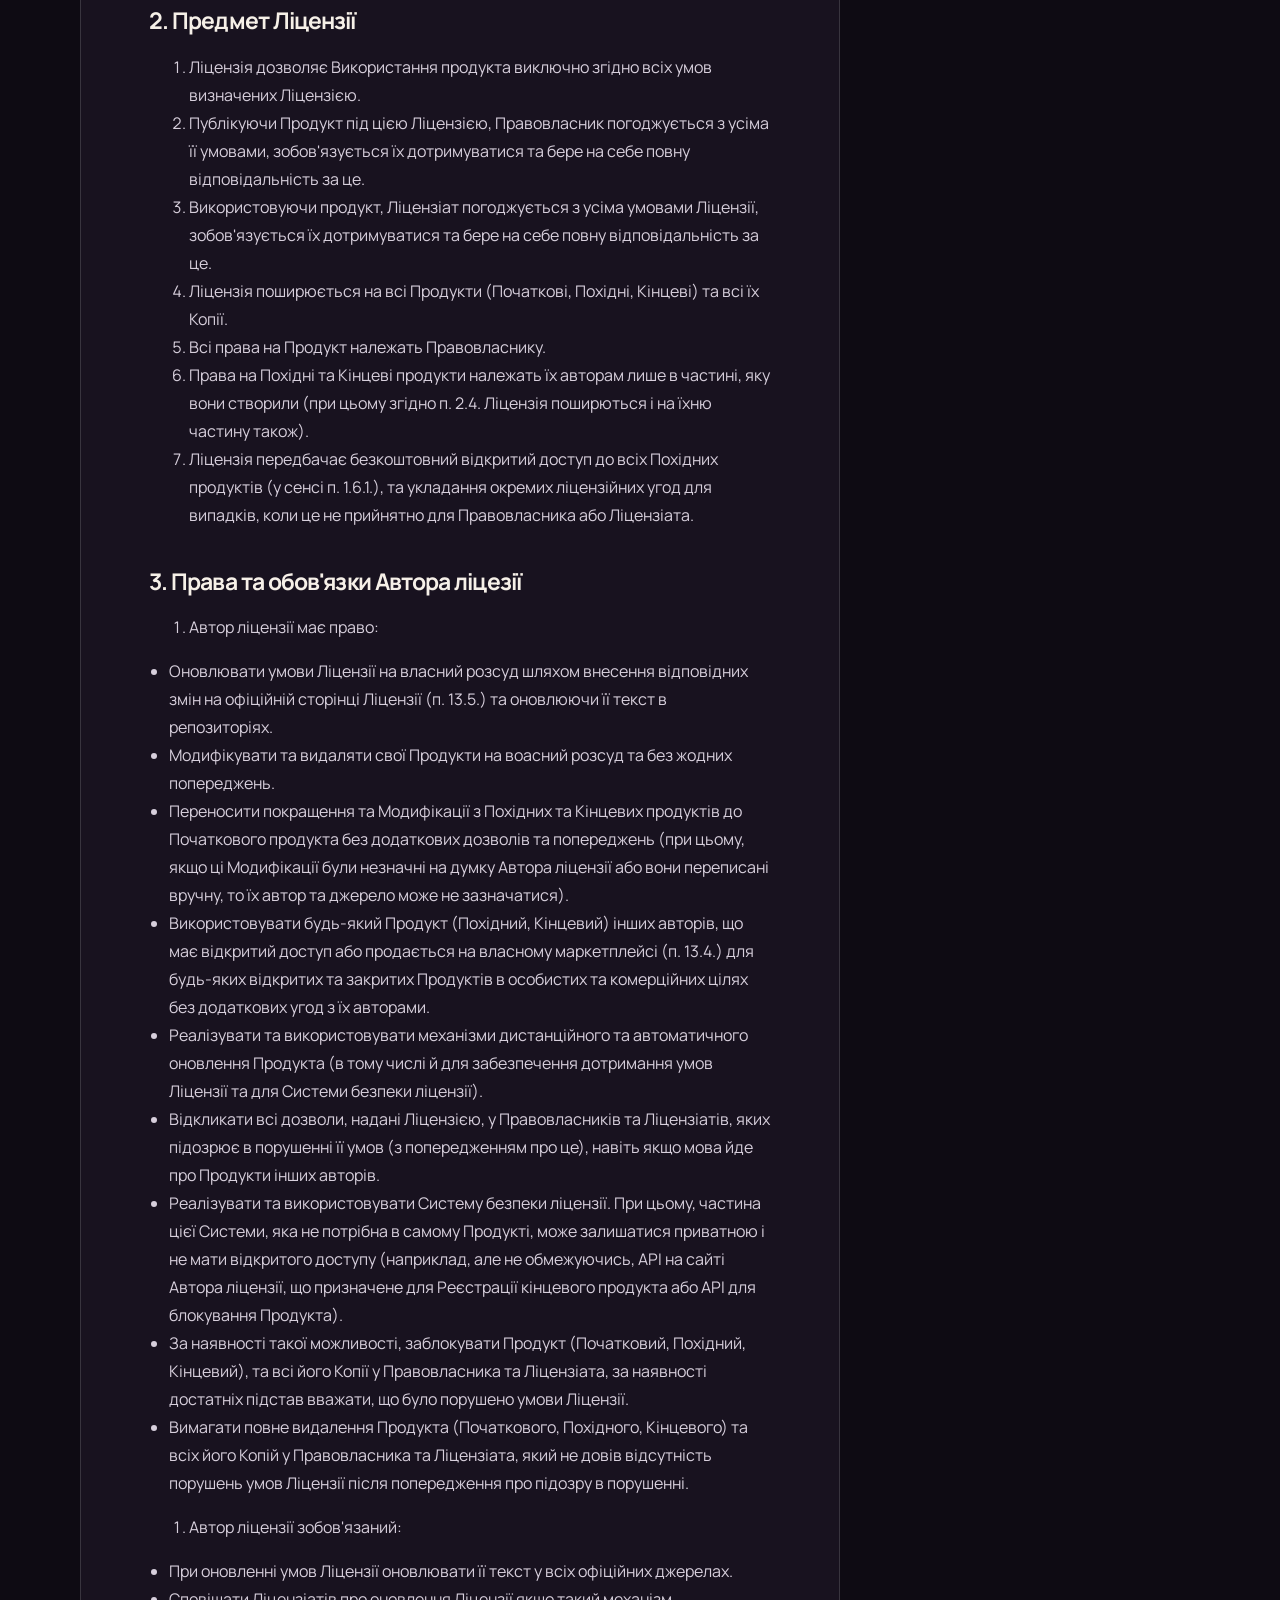
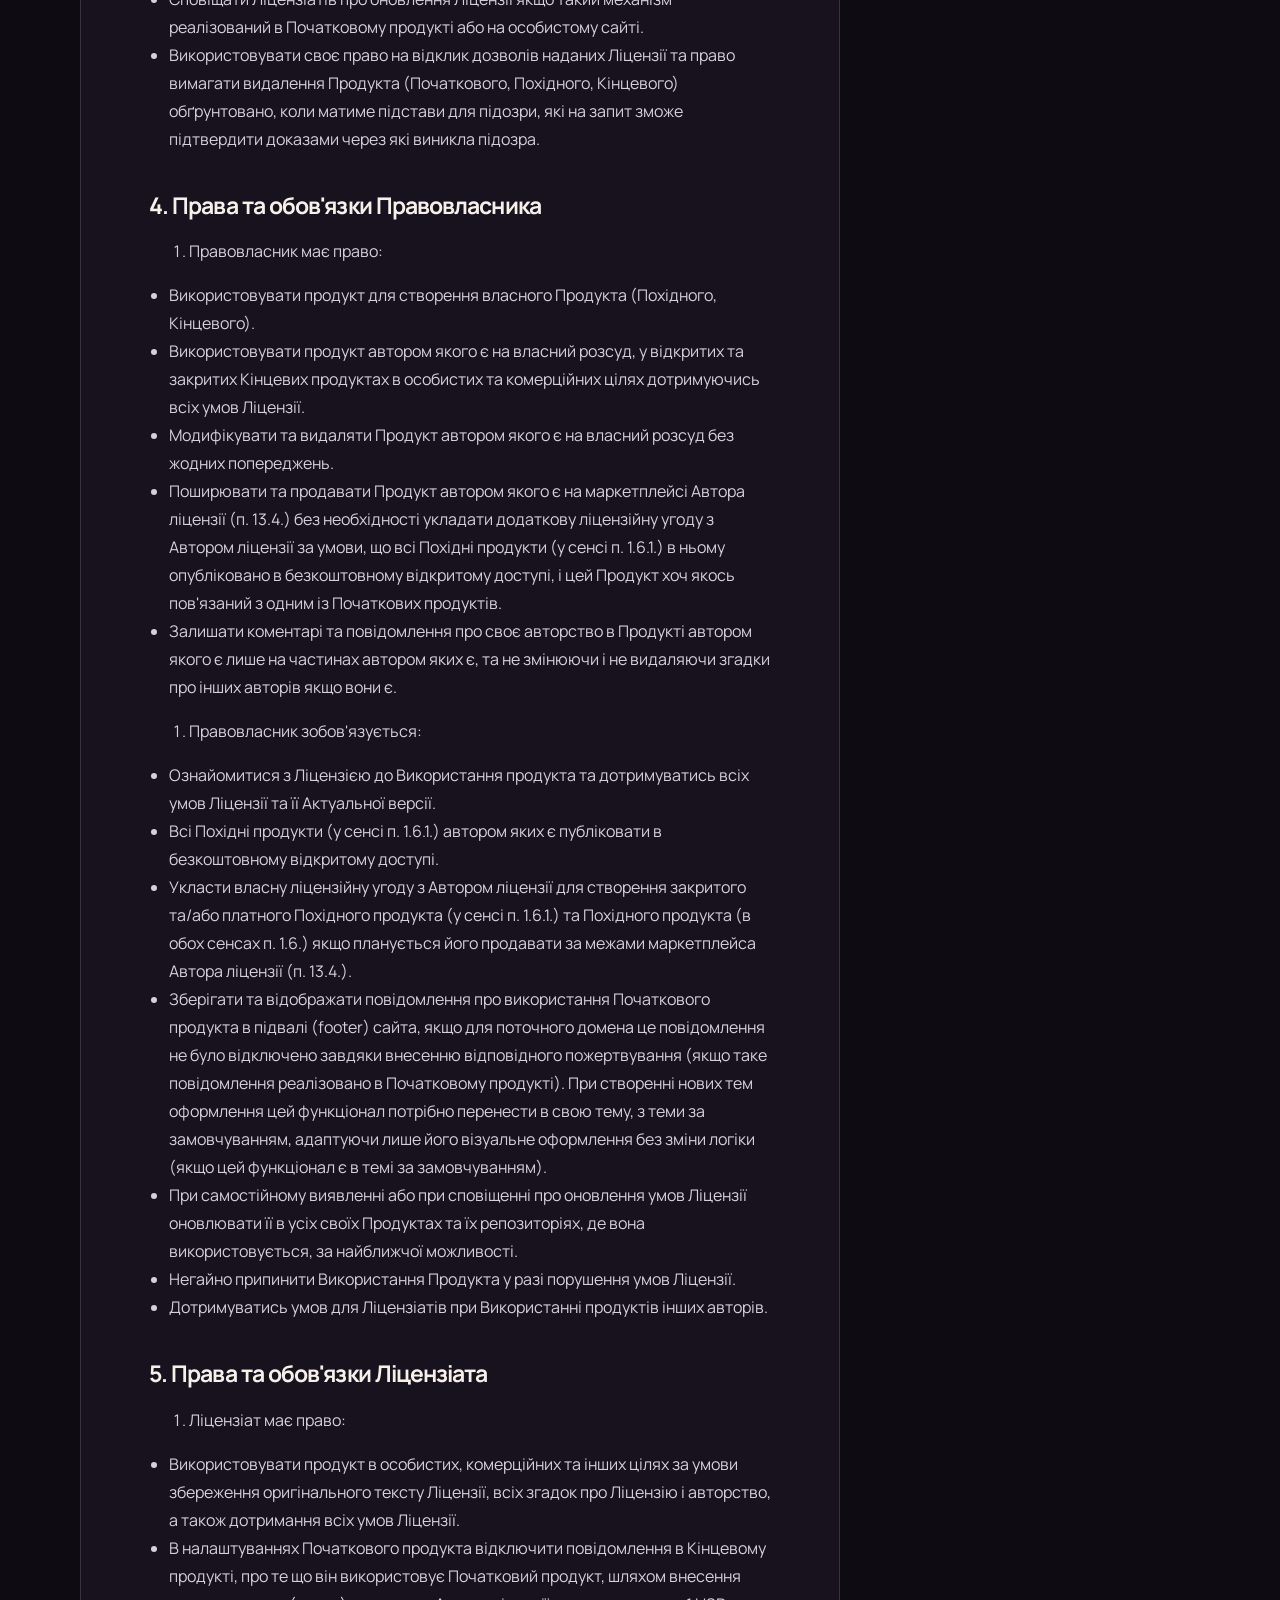
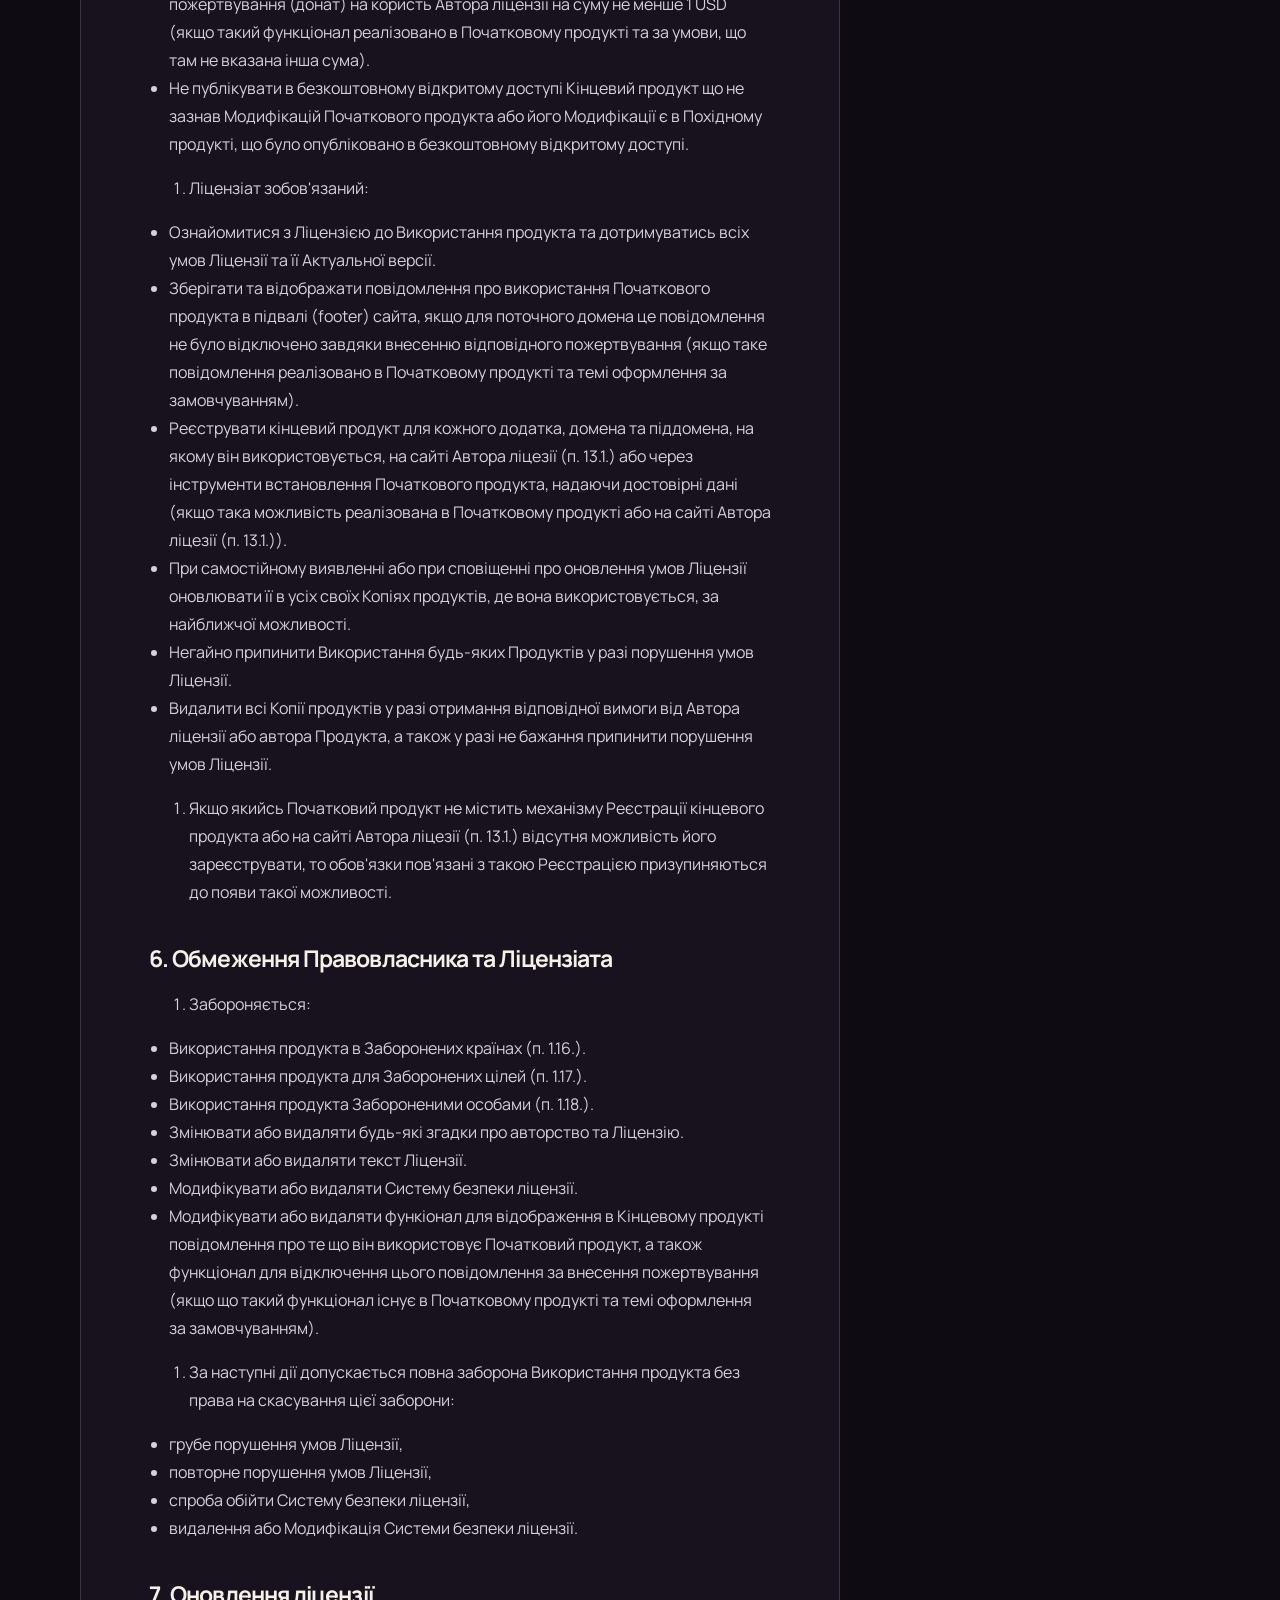
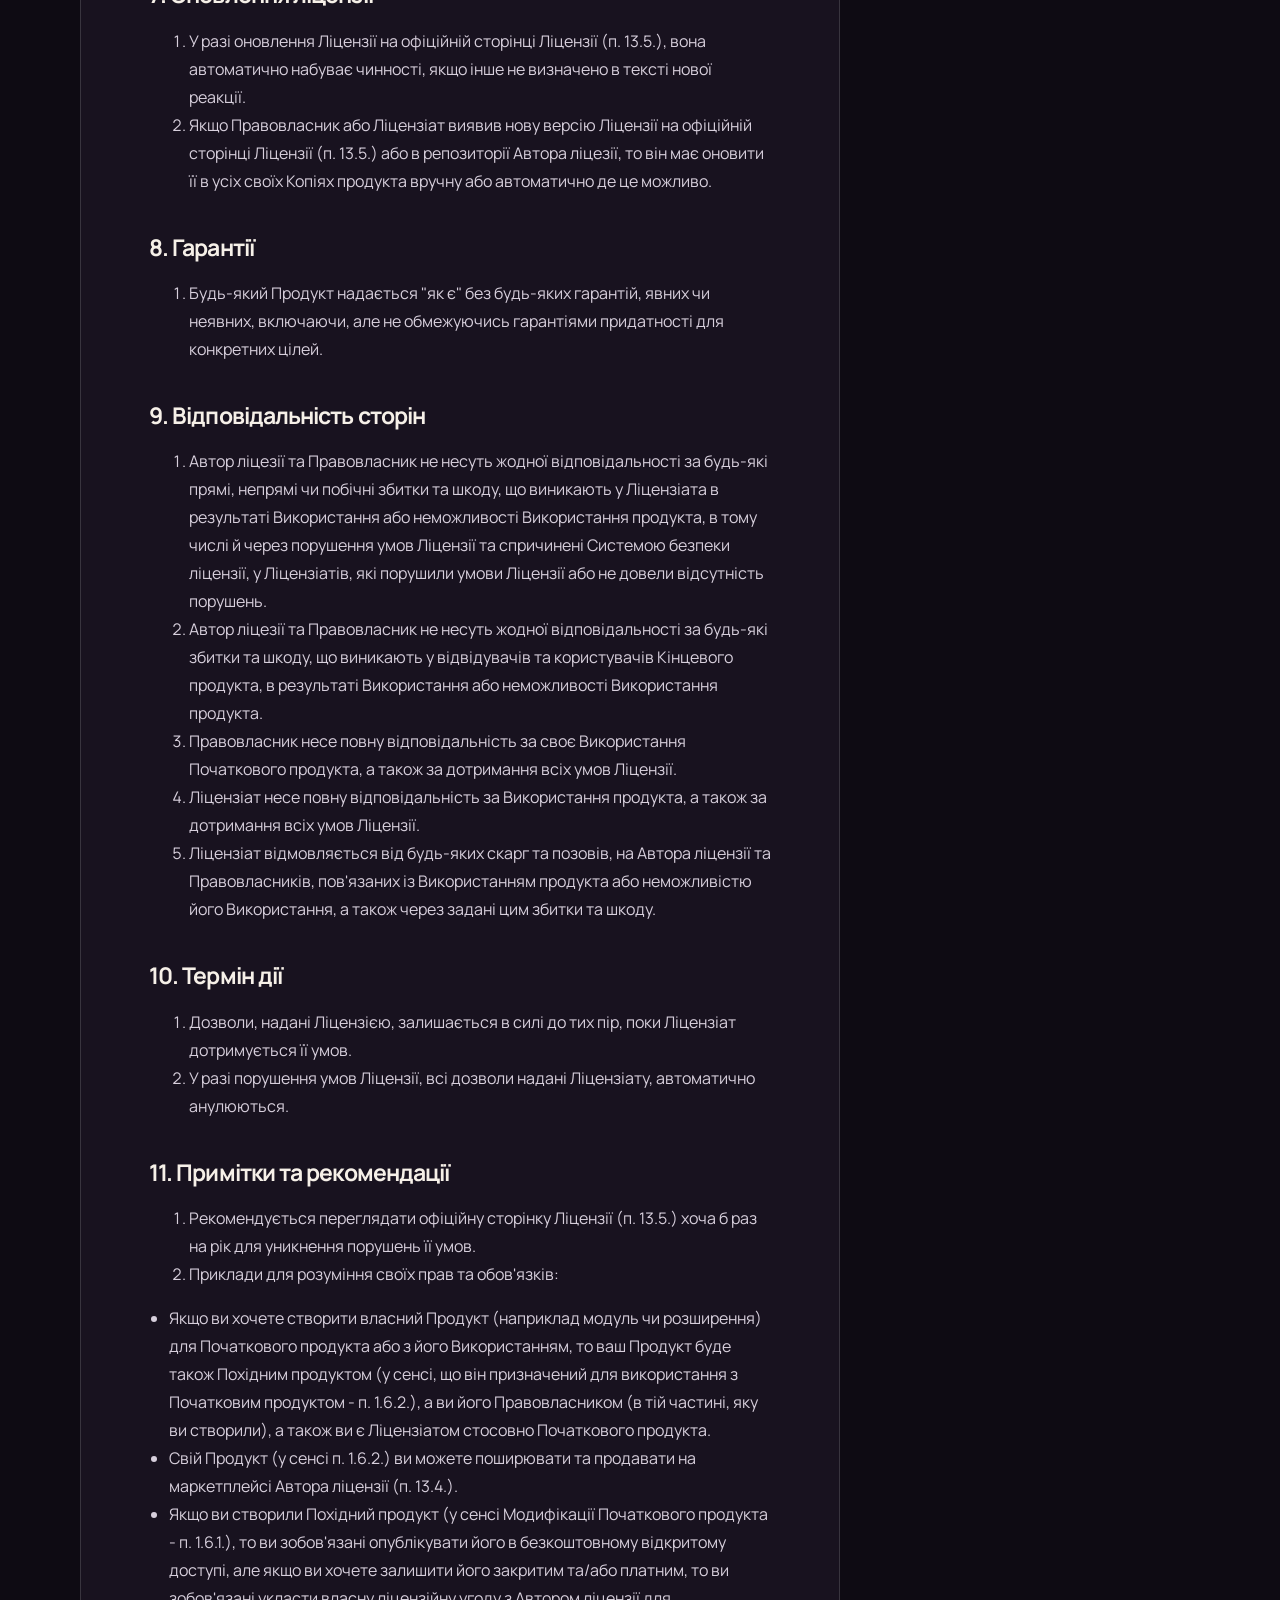
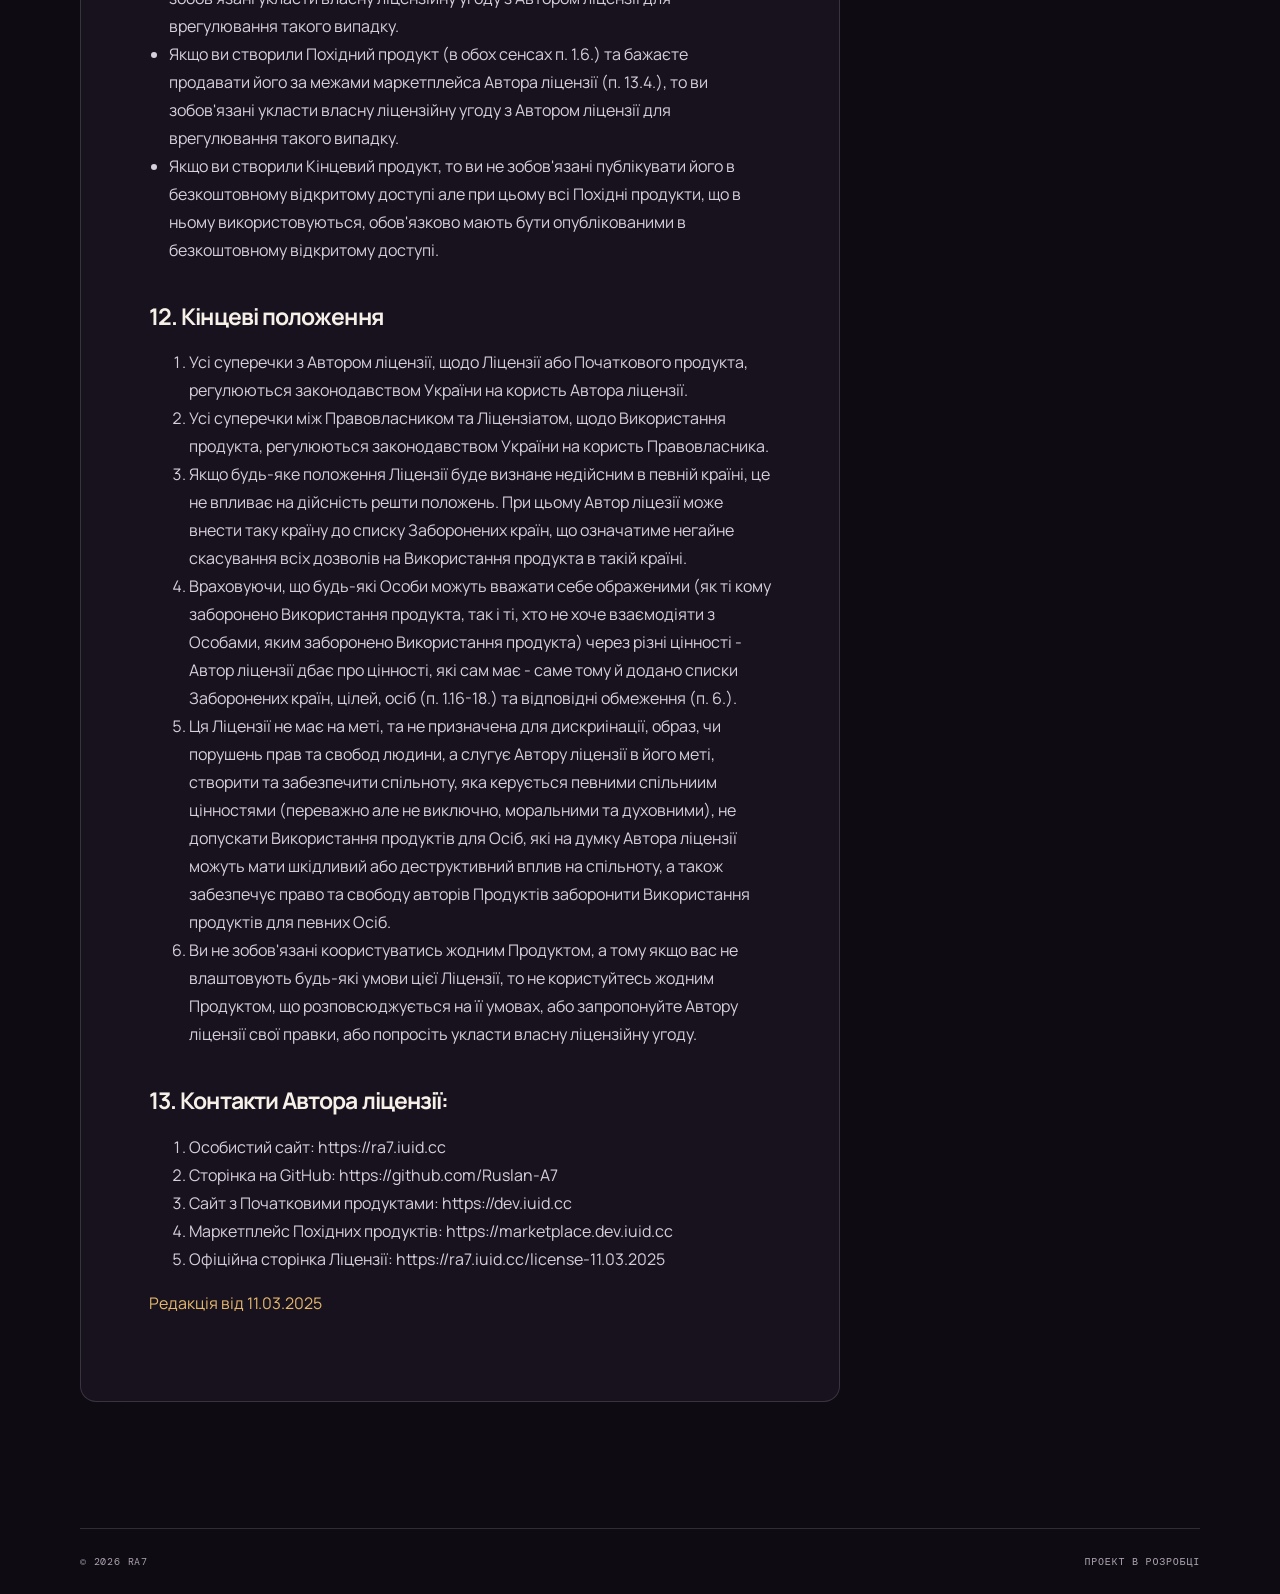
<file: ra7-license/index.html>
<!doctype html>
<html lang="uk">
<head>
  <meta charset="UTF-8">
  <meta name="viewport" content="width=device-width, initial-scale=1.0">
  <meta name="theme-color" content="#0e0b13">
  <link rel="manifest" href="/manifest.json">
  <link rel="icon" href="/assets/avatar.svg" type="image/svg+xml">
  <link rel="stylesheet" href="/styles.css">
  <title>Ліцензія — RA7</title>
</head>
<body data-page="license">
  <div class="ambient ambient-one"></div>
  <div class="ambient ambient-two"></div>
  <header class="topbar shell">
    <a class="brand" href="/" aria-label="RA7 — головна">RA<span>7</span></a>
    <button class="language-switch" type="button" aria-label="Змінити мову" data-language-toggle>EN</button>
  </header>
  <main class="license-page shell">
    <div class="license-heading"><p class="section-kicker">DOCUMENT / 001</p><h1 data-i18n="licenseTitle">Ліцензія</h1><p data-i18n="licenseIntro">Умови використання цього цифрового простору.</p></div>
    <article class="license-paper" data-license-content><p>Loading...</p></article>
  </main>
  <a class="floating-home" href="/" data-i18n="homeButton">На головну <span>↗</span></a>
  <button class="floating-top" type="button" data-scroll-top aria-label="Вверх">↑ <span data-i18n="topButton">Вверх</span></button>
  <footer class="site-footer shell"><span>© 2026 RA7</span><span data-i18n="footerText">Зроблено з увагою до деталей</span></footer>
  <script src="/app.js?v=9" defer></script>
</body>
</html>
</file>
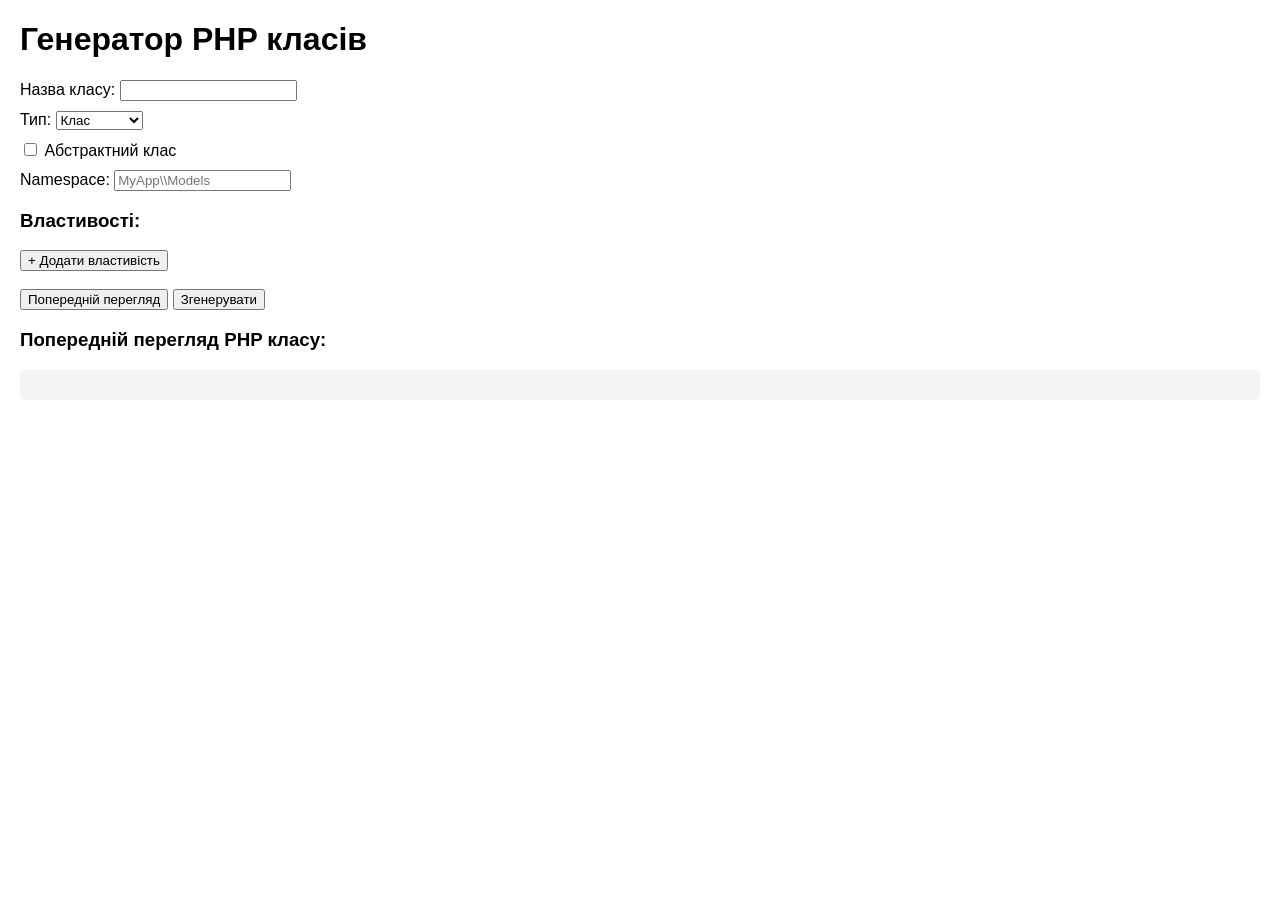
<file: testing.html>
<!DOCTYPE html>
<html lang="uk">
<head>
  <meta charset="UTF-8">
  <title>Генератор PHP класів</title>
  <style>
    body { font-family: sans-serif; margin: 20px; }
    label { display: block; margin-top: 10px; }
    .property-block { border: 1px solid #ccc; padding: 10px; margin-top: 10px; }
    pre { background: #f4f4f4; padding: 15px; border-radius: 5px; }
  </style>
  <script>
    function addProperty() {
      const container = document.getElementById('properties');
      const idx = container.children.length;
      const html = `
        <div class="property-block">
          <label>Назва: <input name="properties[${idx}][name]" required></label>
          <label>Тип: <input name="properties[${idx}][type]" placeholder="string, int, SomeClass тощо"></label>
          <label>Рівень доступу:
            <select name="properties[${idx}][visibility]">
              <option value="private">private</option>
              <option value="protected">protected</option>
              <option value="public">public</option>
            </select>
          </label>
          <label>Значення за замовчуванням: <input name="properties[${idx}][default]"></label>
          <label><input type="checkbox" name="properties[${idx}][constructor]"> У конструктор</label>
          <label><input type="checkbox" name="properties[${idx}][getter]"> Гетер</label>
          <label><input type="checkbox" name="properties[${idx}][setter]"> Сетер</label>
        </div>
      `;
      container.insertAdjacentHTML('beforeend', html);
    }

    function previewClass() {
      const form = document.forms[0];
      const className = form.class_name.value || 'MyClass';
      const classType = form.class_type.value || 'class';
      const isAbstract = form.is_abstract.checked;
      const namespace = form.namespace.value.trim();
      const properties = form.querySelectorAll('.property-block');

      let lines = [];

      // Namespace
      if (namespace) {
        lines.push(`namespace ${namespace};\n`);
      }

      // Class Declaration
      const classDeclaration = `${isAbstract ? 'abstract ' : ''}${classType} ${className}`;
      lines.push(`${classDeclaration} {`);

      // Properties
      const constructorParams = [];
      const constructorBody = [];
      const gettersSetters = [];

      properties.forEach((prop, idx) => {
        const name = prop.querySelector('[name="properties[' + idx + '][name]"]').value;
        const type = prop.querySelector('[name="properties[' + idx + '][type]"]').value;
        const visibility = prop.querySelector('[name="properties[' + idx + '][visibility]"]').value;
        const defaultValue = prop.querySelector('[name="properties[' + idx + '][default]"]').value;
        const addConstructor = prop.querySelector('[name="properties[' + idx + '][constructor]"]').checked;
        const addGetter = prop.querySelector('[name="properties[' + idx + '][getter]"]').checked;
        const addSetter = prop.querySelector('[name="properties[' + idx + '][setter]"]').checked;

        const defaultStr = defaultValue ? ` = ${JSON.stringify(defaultValue)}` : '';
        lines.push(`    ${visibility} ${type ? type + ' ' : ''}$${name}${defaultStr};`);

        // Constructor
        if (addConstructor) {
          constructorParams.push(`${type} $${name}`);
          constructorBody.push(`        $this->${name} = $${name};`);
        }

        // Getter
        if (addGetter) {
          const ucName = name.charAt(0).toUpperCase() + name.slice(1);
          gettersSetters.push(`
    public function get${ucName}(): ${type || 'mixed'} {
        return $this->${name};
    }`);
        }

        // Setter
        if (addSetter) {
          const ucName = name.charAt(0).toUpperCase() + name.slice(1);
          gettersSetters.push(`
    public function set${ucName}(${type ? type + ' ' : ''}$${name}): void {
        $this->${name} = $${name};
    }`);
        }
      });

      // Constructor method
      if (constructorParams.length > 0) {
        lines.push('\n    public function __construct(' + constructorParams.join(', ') + ') {');
        lines = lines.concat(constructorBody);
        lines.push('    }');
      }

      // Getter & Setter methods
      if (gettersSetters.length > 0) {
        lines.push('');
        lines = lines.concat(gettersSetters);
      }

      lines.push('}');

      // Preview output
      document.getElementById('preview').textContent = '<?php\n\n' + lines.join('\n') + '\n}';
    }
  </script>
</head>
<body>
  <h1>Генератор PHP класів</h1>
  <form action="generator.php" method="POST">
    <label>Назва класу: <input name="class_name" required></label>
    <label>Тип:
      <select name="class_type">
        <option value="class">Клас</option>
        <option value="interface">Інтерфейс</option>
        <option value="trait">Трейт</option>
        <option value="enum">Enum</option>
      </select>
    </label>
    <label><input type="checkbox" name="is_abstract"> Абстрактний клас</label>
    <label>Namespace: <input name="namespace" placeholder="MyApp\\Models"></label>

    <h3>Властивості:</h3>
    <div id="properties"></div>
    <button type="button" onclick="addProperty()">+ Додати властивість</button>

    <br><br>
    <button type="button" onclick="previewClass()">Попередній перегляд</button>
    <button type="submit">Згенерувати</button>
  </form>

  <h3>Попередній перегляд PHP класу:</h3>
  <pre id="preview"></pre>
</body>
</html>
</file>
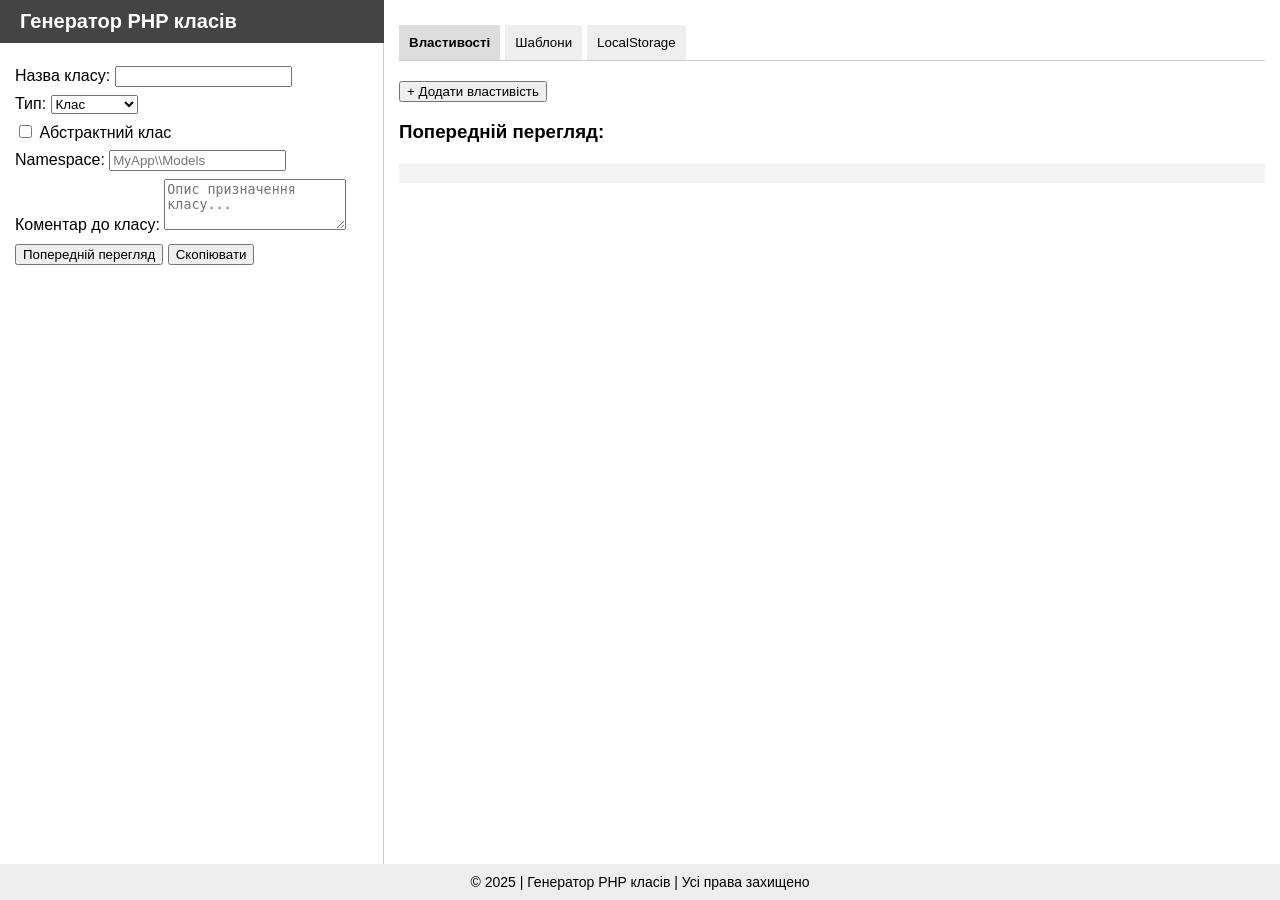
<file: dev/generator.html>
<!DOCTYPE html>
<html lang="uk">
<head>
  <meta charset="UTF-8">
  <title>Генератор PHP класів</title>
  <style>
    html, body {
      height: 100%;
      margin: 0;
      font-family: sans-serif;
    }

    body {
      display: grid;
      grid-template-rows: auto 1fr auto;
      grid-template-columns: 30% 1fr;
      grid-template-areas:
        "header content"
        "sidebar content"
        "footer footer";
    }

    header {
      grid-area: header;
      background: #444;
      color: white;
      padding: 10px 20px;
      font-size: 20px;
      font-weight: bold;
      position: sticky;
      top: 0;
      z-index: 10;
    }

    footer {
      grid-area: footer;
      background: #eee;
      padding: 10px;
      text-align: center;
      font-size: 14px;
    }

    aside {
      grid-area: sidebar;
      border-right: 1px solid #ccc;
      padding: 15px;
      overflow-y: auto;
    }

    main {
      grid-area: content;
      padding: 15px;
    }

    .tabs {
      display: flex;
      border-bottom: 1px solid #ccc;
      margin-bottom: 10px;
    }

    .tab-button {
      padding: 10px;
      cursor: pointer;
      border: none;
      background: #eee;
      margin-right: 5px;
    }

    .tab-button.active {
      background: #ddd;
      font-weight: bold;
    }

    .tab-content {
      display: none;
    }

    .tab-content.active {
      display: block;
    }

    .property-block {
      border: 1px solid #ccc;
      padding: 10px;
      margin-top: 10px;
    }

    pre {
      background: #f4f4f4;
      padding: 10px;
      white-space: pre-wrap;
      margin-top: 20px;
    }

    button {
      margin-top: 10px;
    }

    label {
      display: block;
      margin-top: 8px;
    }
  </style>
</head>
<body>
  <header>
    Генератор PHP класів
  </header>

  <aside>
    <form onsubmit="event.preventDefault();">
      <label>Назва класу: <input name="class_name" required></label>
      <label>Тип:
        <select name="class_type">
          <option value="class">Клас</option>
          <option value="interface">Інтерфейс</option>
          <option value="trait">Трейт</option>
          <option value="enum">Enum</option>
        </select>
      </label>
      <label><input type="checkbox" name="is_abstract"> Абстрактний клас</label>
      <label>Namespace: <input name="namespace" placeholder="MyApp\\Models"></label>
      <label>Коментар до класу:
        <textarea name="class_comment" rows="3" placeholder="Опис призначення класу..."></textarea>
      </label>

      <button type="button" onclick="previewClass()">Попередній перегляд</button>
      <button type="button" onclick="copyToClipboard()">Скопіювати</button>
    </form>
  </aside>

  <main>
    <div class="tabs">
      <button class="tab-button active" onclick="openTab('properties')">Властивості</button>
      <button class="tab-button" onclick="openTab('templates')">Шаблони</button>
      <button class="tab-button" onclick="openTab('storage')">LocalStorage</button>
    </div>

    <div id="properties" class="tab-content active">
      <button onclick="addProperty()">+ Додати властивість</button>
      <div id="property-list"></div>
    </div>

    <div id="templates" class="tab-content">
      <p>Шаблони будуть тут...</p>
    </div>

    <div id="storage" class="tab-content">
      <p>LocalStorage буде тут...</p>
    </div>

    <h3>Попередній перегляд:</h3>
    <pre id="preview"></pre>
  </main>

  <footer>
    &copy; 2025 | Генератор PHP класів | Усі права захищено
  </footer>

  <script>
    function openTab(tabId) {
      document.querySelectorAll('.tab-button').forEach(btn => {
        btn.classList.toggle('active', btn.textContent.toLowerCase() === tabId);
      });
      document.querySelectorAll('.tab-content').forEach(tab => {
        tab.classList.remove('active');
      });
      document.getElementById(tabId).classList.add('active');
    }

    function addProperty() {
      const container = document.getElementById('property-list');
      const idx = container.children.length;
      const html = `
        <div class="property-block">
          <label>Назва: <input name="properties[${idx}][name]" required></label>
          <label>Тип: <input name="properties[${idx}][type]"></label>
          <label>Рівень доступу:
            <select name="properties[${idx}][visibility]">
              <option value="private">private</option>
              <option value="protected">protected</option>
              <option value="public">public</option>
            </select>
          </label>
          <label>Значення за замовчуванням: <input name="properties[${idx}][default]"></label>
          <label>Коментар: <input name="properties[${idx}][comment]" placeholder="Призначення змінної..."></label>
          <label><input type="checkbox" name="properties[${idx}][constructor]"> У конструктор</label>
          <label><input type="checkbox" name="properties[${idx}][getter]"> Гетер</label>
          <label><input type="checkbox" name="properties[${idx}][setter]"> Сетер</label>
        </div>
      `;
      container.insertAdjacentHTML('beforeend', html);
    }

    function previewClass() {
      const form = document.querySelector('form');
      const className = form.class_name.value || 'MyClass';
      const classType = form.class_type.value || 'class';
      const isAbstract = form.is_abstract.checked;
      const namespace = form.namespace.value.trim();
      const classComment = form.class_comment.value.trim();
      const properties = document.querySelectorAll('#property-list .property-block');

      let lines = [];

      if (namespace) {
        lines.push(`namespace ${namespace};\n`);
      }

      // Коментар до класу
      if (classComment) {
        lines.push("/**");
        classComment.split('\n').forEach(line => lines.push(` * ${line}`));
        lines.push(" */");
      }

      const classDeclaration = `${isAbstract ? 'abstract ' : ''}${classType} ${className}`;
      lines.push(`${classDeclaration} {`);

      const constructorParams = [];
      const constructorBody = [];
      const gettersSetters = [];

      properties.forEach((prop, idx) => {
        const name = prop.querySelector(`[name="properties[${idx}][name]"]`).value;
        const type = prop.querySelector(`[name="properties[${idx}][type]"]`).value;
        const visibility = prop.querySelector(`[name="properties[${idx}][visibility]"]`).value;
        const defaultValue = prop.querySelector(`[name="properties[${idx}][default]"]`).value;
        const comment = prop.querySelector(`[name="properties[${idx}][comment]"]`).value;
        const addConstructor = prop.querySelector(`[name="properties[${idx}][constructor]"]`).checked;
        const addGetter = prop.querySelector(`[name="properties[${idx}][getter]"]`).checked;
        const addSetter = prop.querySelector(`[name="properties[${idx}][setter]"]`).checked;

        if (comment) {
          lines.push(`    /** ${comment} */`);
        }

        const defaultStr = defaultValue ? ` = ${formatDefaultValue(defaultValue, type)}` : '';
        lines.push(`    ${visibility} ${type ? type + ' ' : ''}$${name}${defaultStr};`);

        if (addConstructor) {
          constructorParams.push(`${type ? type + ' ' : ''}$${name}`);
          constructorBody.push(`        $this->${name} = $${name};`);
        }

        if (addGetter) {
          const ucName = capitalize(name);
          gettersSetters.push(`
    public function get${ucName}(): ${type || 'mixed'} {
        return $this->${name};
    }`);
        }

        if (addSetter) {
          const ucName = capitalize(name);
          gettersSetters.push(`
    public function set${ucName}(${type ? type + ' ' : ''}$${name}): void {
        $this->${name} = $${name};
    }`);
        }
      });

      if (constructorParams.length > 0) {
        lines.push('\n    public function __construct(' + constructorParams.join(', ') + ') {');
        lines = lines.concat(constructorBody);
        lines.push('    }');
      }

      if (gettersSetters.length > 0) {
        lines.push('');
        lines = lines.concat(gettersSetters);
      }

      lines.push('}');
      document.getElementById('preview').textContent = '<?php\n\n' + lines.join('\n') + '\n';
    }

    function copyToClipboard() {
      const text = document.getElementById('preview').textContent;
      navigator.clipboard.writeText(text).then(() => {
        alert('Код скопійовано в буфер обміну!');
      });
    }

    function formatDefaultValue(value, type) {
      if (type === 'string') {
        return `'${value.replace(/'/g, "\\'")}'`;
      } else if (type === 'bool' || type === 'boolean') {
        return value === 'true' || value === '1' ? 'true' : 'false';
      }
      return value;
    }

    function capitalize(str) {
      return str.charAt(0).toUpperCase() + str.slice(1);
    }
  </script>
</body>
</html>
</file>
<file: styles.css>
@import url('https://fonts.googleapis.com/css2?family=DM+Mono:wght@400;500&family=Manrope:wght@400;500;600;700;800&display=swap');

:root { --ink: #f6f0e8; --muted: #aaa2ae; --bg: #0e0b13; --panel: rgba(31, 24, 39, .66); --line: rgba(255,255,255,.14); --gold: #e5b86d; --violet: #9d6aff; --ease: cubic-bezier(.22,.61,.36,1); }
* { box-sizing: border-box; }
html { scroll-behavior: smooth; }
body { margin: 0; min-width: 320px; color: var(--ink); background: var(--bg); font-family: 'Manrope', sans-serif; overflow-x: hidden; }
a { color: inherit; text-decoration: none; }
button { font: inherit; color: inherit; }
.shell { width: min(1120px, calc(100% - 48px)); margin: 0 auto; }
.ambient { position: fixed; z-index: -1; pointer-events: none; filter: blur(80px); opacity: .25; border-radius: 50%; }
.ambient-one { width: 35vw; height: 35vw; top: -15vw; right: -8vw; background: var(--violet); }
.ambient-two { width: 28vw; height: 28vw; bottom: 4vh; left: -14vw; background: #d77c39; }
.topbar { height: 88px; display: flex; justify-content: space-between; align-items: center; position: relative; z-index: 2; }
.brand { font-size: 20px; font-weight: 800; letter-spacing: -.08em; }
.brand span { color: var(--gold); }
.language-switch { cursor: pointer; border: 1px solid var(--line); background: rgba(255,255,255,.04); border-radius: 99px; padding: 9px 15px; font: 500 11px 'DM Mono', monospace; letter-spacing: .1em; transition: .25s ease; }
.language-switch:hover { border-color: var(--gold); color: var(--gold); }
.card-scroll { height: 185vh; }
.card-stage { position: sticky; top: 0; height: 100vh; display: grid; place-items: center; perspective: 1800px; }
.card-hint { position: absolute; top: 16vh; color: var(--muted); font: 10px 'DM Mono', monospace; letter-spacing: .14em; text-transform: uppercase; transition: opacity .4s; }
.profile-card { width: min(460px, calc(100vw - 48px)); aspect-ratio: .69; position: relative; transform-style: preserve-3d; transform: rotateY(calc(var(--turn, 0) * 180deg)) rotateX(calc(var(--tilt, 0) * 1deg)) translateY(calc(var(--lift, 0) * -1px)); transition: transform .1s linear; }
.card-face { position: absolute; inset: 0; border: 1px solid rgba(255,255,255,.22); border-radius: 22px; overflow: hidden; backface-visibility: hidden; display: flex; flex-direction: column; padding: 28px; background: linear-gradient(145deg, rgba(68,49,84,.72), rgba(16,13,21,.86)); box-shadow: 0 35px 90px rgba(0,0,0,.42), inset 0 1px 0 rgba(255,255,255,.1); }
.card-face::after { content: ''; position: absolute; inset: 0; opacity: .11; pointer-events: none; background-image: linear-gradient(120deg, transparent 28%, rgba(255,255,255,.5) 50%, transparent 72%); background-size: 250% 100%; animation: sheen 8s var(--ease) infinite; }
.card-back { transform: rotateY(180deg); background: linear-gradient(145deg, rgba(28,23,39,.95), rgba(57,38,54,.78)); }
.card-noise { position: absolute; inset: 0; opacity: .07; background-image: url("data:image/svg+xml,%3Csvg viewBox='0 0 180 180' xmlns='http://www.w3.org/2000/svg'%3E%3Cfilter id='n'%3E%3CfeTurbulence type='fractalNoise' baseFrequency='.8' numOctaves='3' stitchTiles='stitch'/%3E%3C/filter%3E%3Crect width='100%25' height='100%25' filter='url(%23n)' opacity='.55'/%3E%3C/svg%3E"); pointer-events: none; }
.card-topline, .card-footer { position: relative; z-index: 1; display: flex; justify-content: space-between; font: 10px 'DM Mono', monospace; letter-spacing: .1em; color: rgba(246,240,232,.62); }
.portrait-wrap { position: relative; z-index: 1; width: 158px; height: 158px; margin: auto auto 28px; border: 1px solid rgba(229,184,109,.6); padding: 8px; border-radius: 50%; box-shadow: 0 0 0 10px rgba(229,184,109,.06), 0 20px 55px rgba(0,0,0,.35); }
.portrait-wrap img { display: block; width: 100%; height: 100%; border-radius: 50%; object-fit: cover; }
.identity { position: relative; z-index: 1; }
.eyebrow, .section-kicker { margin: 0 0 12px; color: var(--gold); font: 10px 'DM Mono', monospace; letter-spacing: .16em; text-transform: uppercase; }
h1, h2, p { margin-top: 0; }
.identity h1 { margin: 0; font-size: clamp(44px, 8vw, 68px); line-height: .92; letter-spacing: -.08em; }
.handle { margin: 14px 0 0; color: var(--muted); font: 12px 'DM Mono', monospace; }
.card-footer { margin-top: auto; align-items: center; }
.status-dot { width: 7px; height: 7px; display: block; border-radius: 50%; background: #b4e58e; box-shadow: 0 0 12px #b4e58e; }
.back-content { position: relative; z-index: 1; margin: auto 0; }
.back-content h2 { margin: 0 0 24px; font-size: clamp(30px, 5vw, 43px); line-height: 1.03; letter-spacing: -.07em; }
em { color: var(--gold); font-style: normal; }
.bio { max-width: 320px; color: var(--muted); font-size: 13px; line-height: 1.65; }
.contacts { margin-top: 30px; border-top: 1px solid var(--line); }
.contacts a { display: flex; justify-content: space-between; padding: 13px 0; border-bottom: 1px solid var(--line); font-size: 12px; transition: color .2s; }
.contacts a:hover, .text-link:hover { color: var(--gold); }
.scroll-progress { position: absolute; right: 0; bottom: 16vh; height: 1px; width: 90px; background: var(--line); }
.scroll-progress span { display: block; width: 0; height: 100%; background: var(--gold); }
.under-card { min-height: 70vh; padding: 16vh 0 10vh; border-top: 1px solid var(--line); }
.under-card h2 { max-width: 600px; margin-bottom: 25px; font-size: clamp(44px, 8vw, 92px); line-height: .92; letter-spacing: -.09em; }
.under-card > p:not(.section-kicker) { max-width: 360px; color: var(--muted); line-height: 1.65; font-size: 14px; }
.text-link { display: inline-flex; gap: 32px; margin-top: 34px; padding-bottom: 8px; border-bottom: 1px solid var(--gold); font: 12px 'DM Mono', monospace; }
.site-footer { display: flex; justify-content: space-between; padding: 26px 0; color: var(--muted); border-top: 1px solid var(--line); font: 10px 'DM Mono', monospace; letter-spacing: .08em; text-transform: uppercase; }
.license-page { min-height: calc(100vh - 150px); padding: 12vh 0 14vh; }
.license-heading { max-width: 720px; margin-bottom: 68px; }
.license-heading h1, .license-heading h2 { margin-bottom: 18px; font-size: clamp(56px, 11vw, 130px); line-height: .85; letter-spacing: -.1em; }
.license-heading > p:last-child { color: var(--muted); }
.license-paper { max-width: 760px; padding: clamp(28px, 6vw, 68px); border: 1px solid var(--line); border-radius: 16px; background: var(--panel); backdrop-filter: blur(20px); line-height: 1.75; color: #d7cfdc; }
.license-paper h1, .license-paper h2, .license-paper h3 { color: var(--ink); line-height: 1.1; letter-spacing: -.04em; }
.license-paper h1 { font-size: 34px; } .license-paper h2 { margin-top: 40px; font-size: 23px; }
.license-paper a { color: var(--gold); text-decoration: underline; text-underline-offset: 4px; }
.license-paper ul { padding-left: 20px; }
.floating-home, .floating-top { position: fixed; right: 24px; z-index: 3; display: inline-flex; gap: 15px; align-items: center; border: 1px solid var(--line); border-radius: 99px; background: rgba(18,14,24,.8); backdrop-filter: blur(16px); padding: 12px 17px; font: 11px 'DM Mono', monospace; transition: .25s ease; }
.floating-home { bottom: 24px; } .floating-top { bottom: 76px; cursor: pointer; opacity: 0; transform: translateY(10px); pointer-events: none; } .floating-top.is-visible { opacity: 1; transform: none; pointer-events: auto; }
.floating-home:hover, .floating-top:hover { border-color: var(--gold); color: var(--gold); }
@keyframes sheen { 0%, 35% { background-position: 150% 0; } 65%, 100% { background-position: -150% 0; } }
@media (max-width: 600px) { .shell { width: min(100% - 32px, 1120px); } .topbar { height: 72px; } .card-face { padding: 22px; } .portrait-wrap { width: 125px; height: 125px; } .card-hint { top: 11vh; } .scroll-progress { right: 16px; bottom: 12vh; width: 60px; } .site-footer { gap: 20px; flex-direction: column; } .license-page { padding-top: 8vh; } .license-heading { margin-bottom: 40px; } .floating-home, .floating-top { right: 16px; } }
@media (prefers-reduced-motion: reduce) { html { scroll-behavior: auto; } *, *::before, *::after { animation-duration: .01ms !important; transition-duration: .01ms !important; } }
</file>
